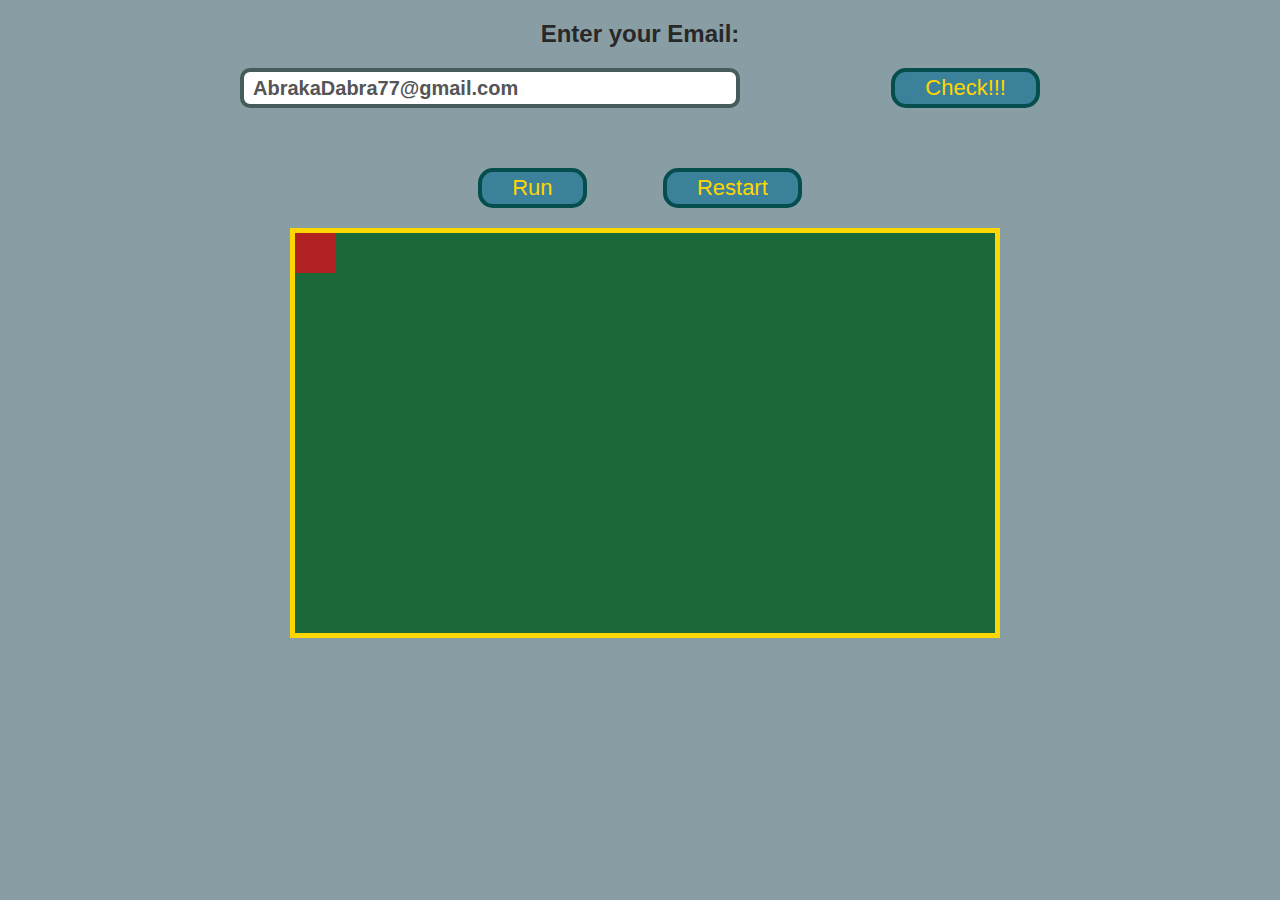
<file: DZ1_Kairat_20-01/index.html>
<!DOCTYPE html>
<html lang="en">
<head>
	<meta charset="UTF-8">
	<meta http-equiv="X-UA-Compatible" content="IE=edge">
	<meta name="viewport" content="width=device-width, initial-scale=1.0">
	<title>Document</title>
	<link rel="stylesheet" href="style.css">
</head>
<body>
	<div class="first">
		<div class="container">
			<label for="email">Enter your Email:</label>
			<div class="inputting">
				<input type="text" class="email" placeholder="AbrakaDabra77@gmail.com">
				<span class="krest"></span>
				<button class="chek">Check!!!</button>
			</div>
			<div class="answer">
				<span class="result"></span>
				<span class="emoji"></span>
			</div>
		</div>
	</div>
	<div class="second">
		<div class="actions">
			<button class="run">Run</button>
			<button class="restart">Restart</button>
		</div>
		<div class="big">
			<div class="small"></div>
		</div>
	</div>
</body>
<script src="app.js"></script>
</html>
</file>
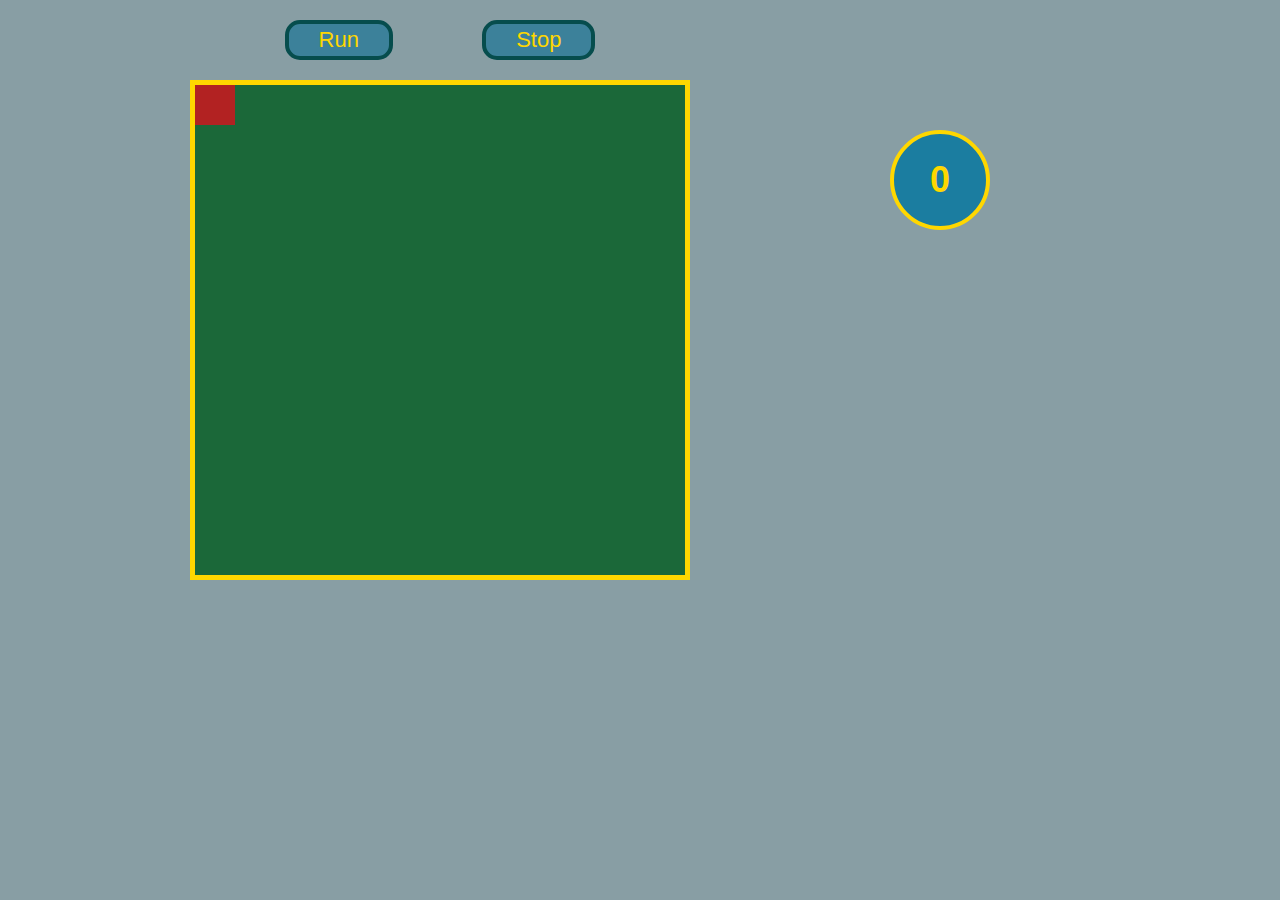
<file: DZ2_Kairat_20-01/index.html>
<!DOCTYPE html>
<html lang="en">
<head>
	<meta charset="UTF-8">
	<meta http-equiv="X-UA-Compatible" content="IE=edge">
	<meta name="viewport" content="width=device-width, initial-scale=1.0">
	<title>DZ № 2 Kairat</title>
	<link rel="stylesheet" href="style.css">
</head>
<body>
	<div class="block">
		<div class="kvadrat">
			<div class="actions">
				<button class="run">Run</button>
				<button class="stop">Stop</button>
			</div>
			<div class="big">
				<div class="small"></div>
			</div>
		</div>
		<div class="timer">
			<p class="time">0</p>
			<span class="rezult"></span>
		</div>
	</div>
</body>
<script src="app.js"></script>
</html>
</file>
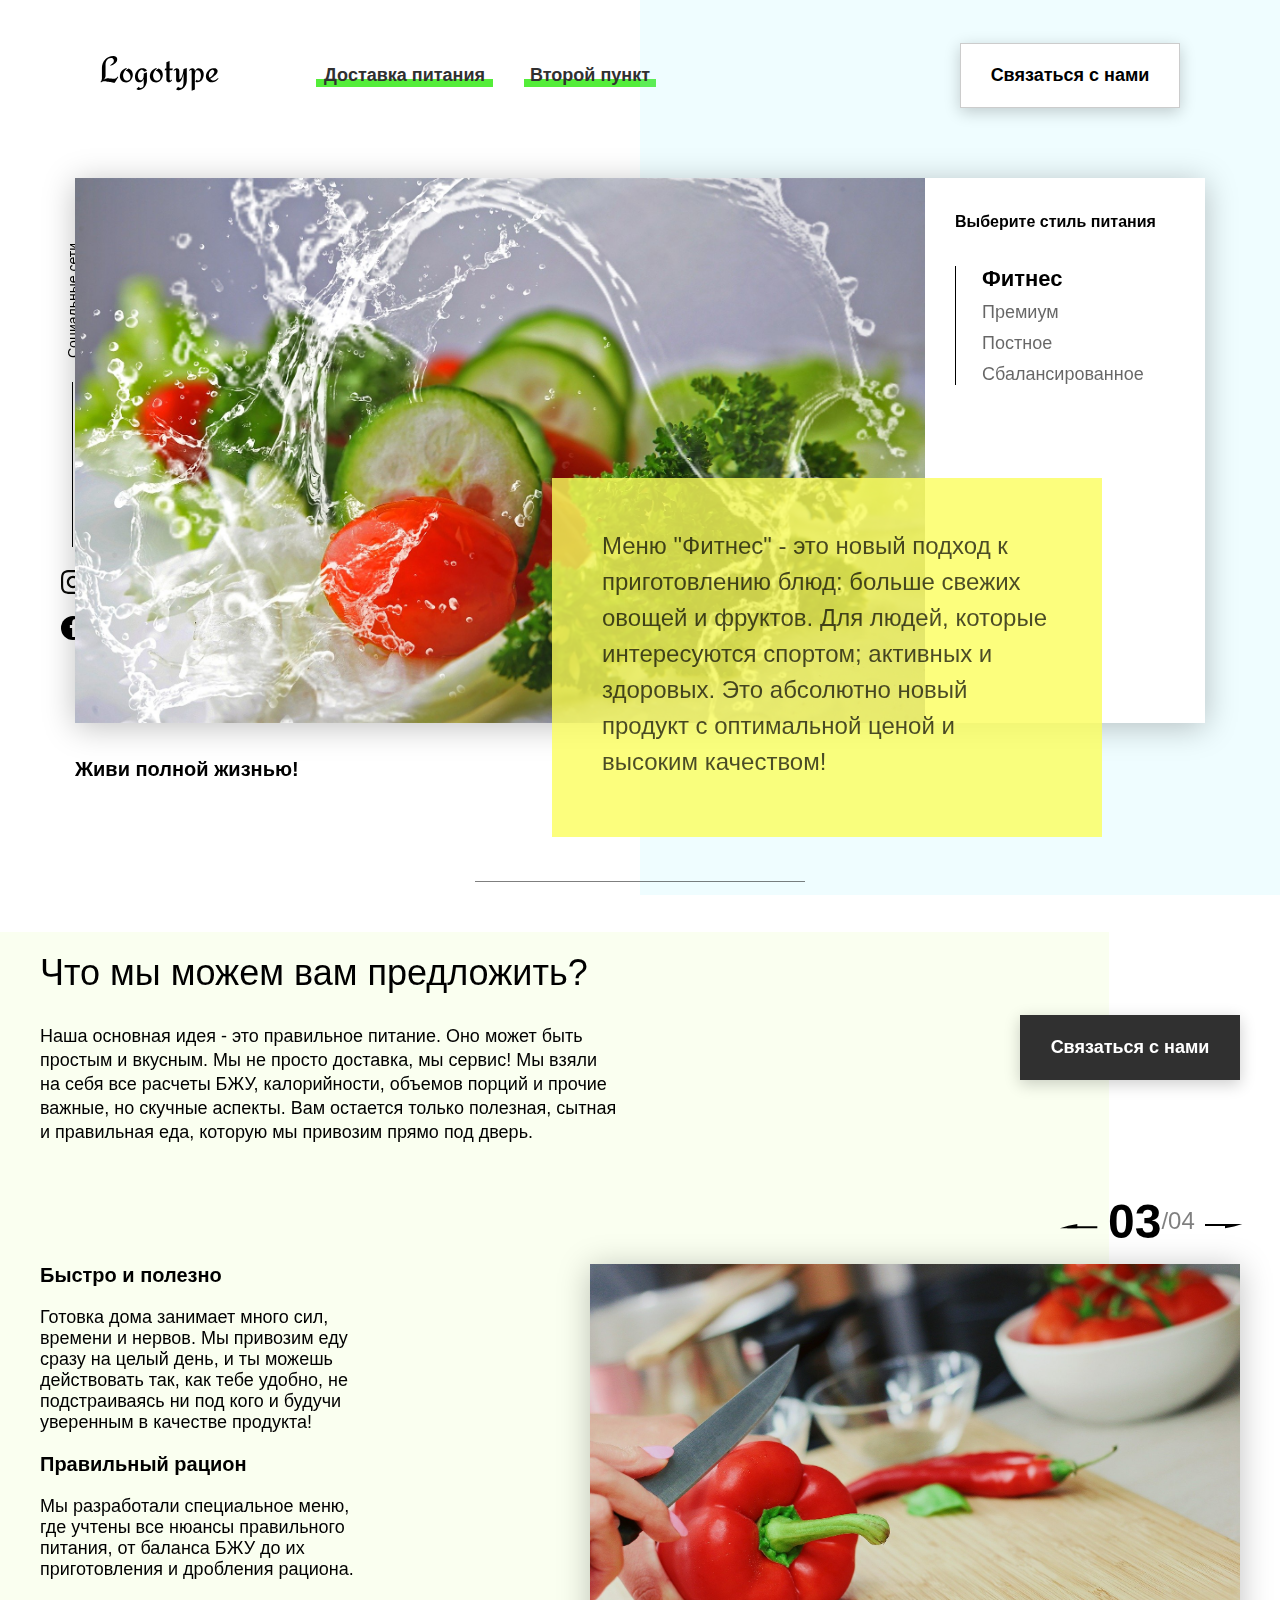
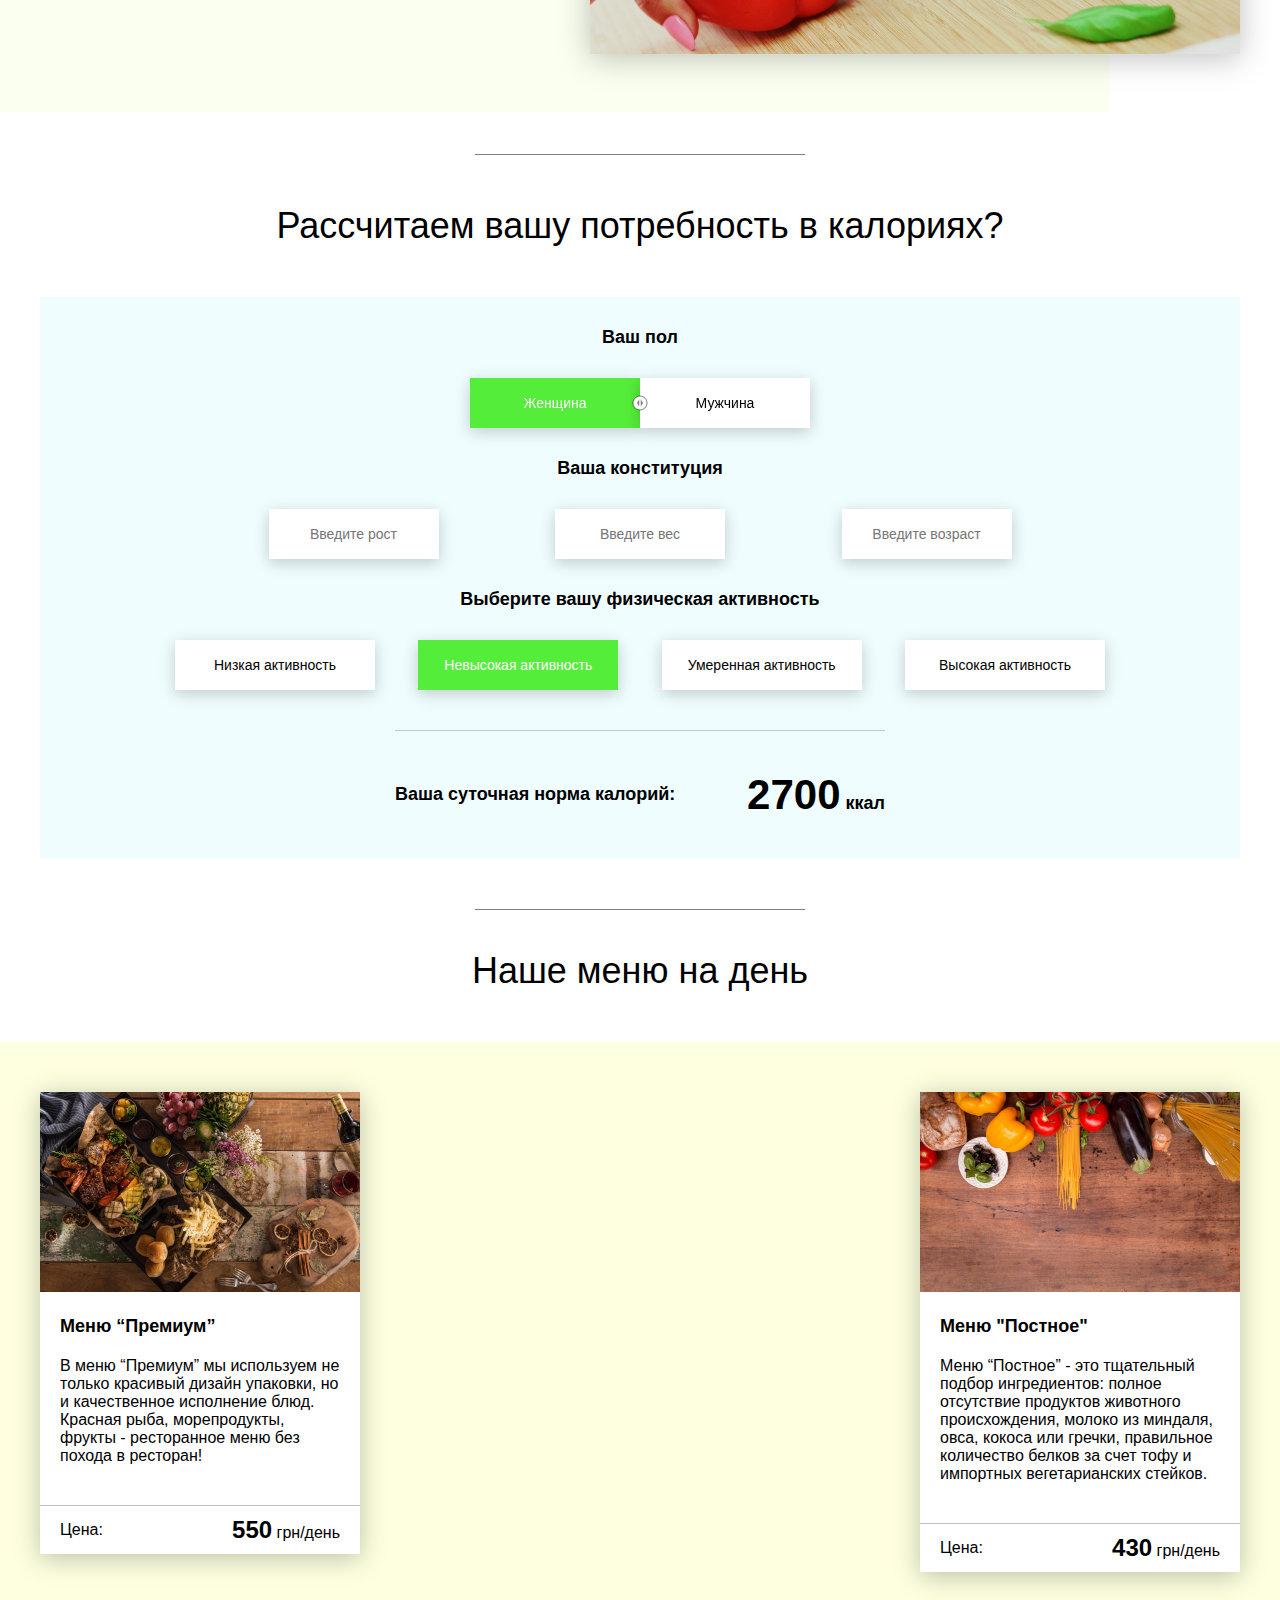
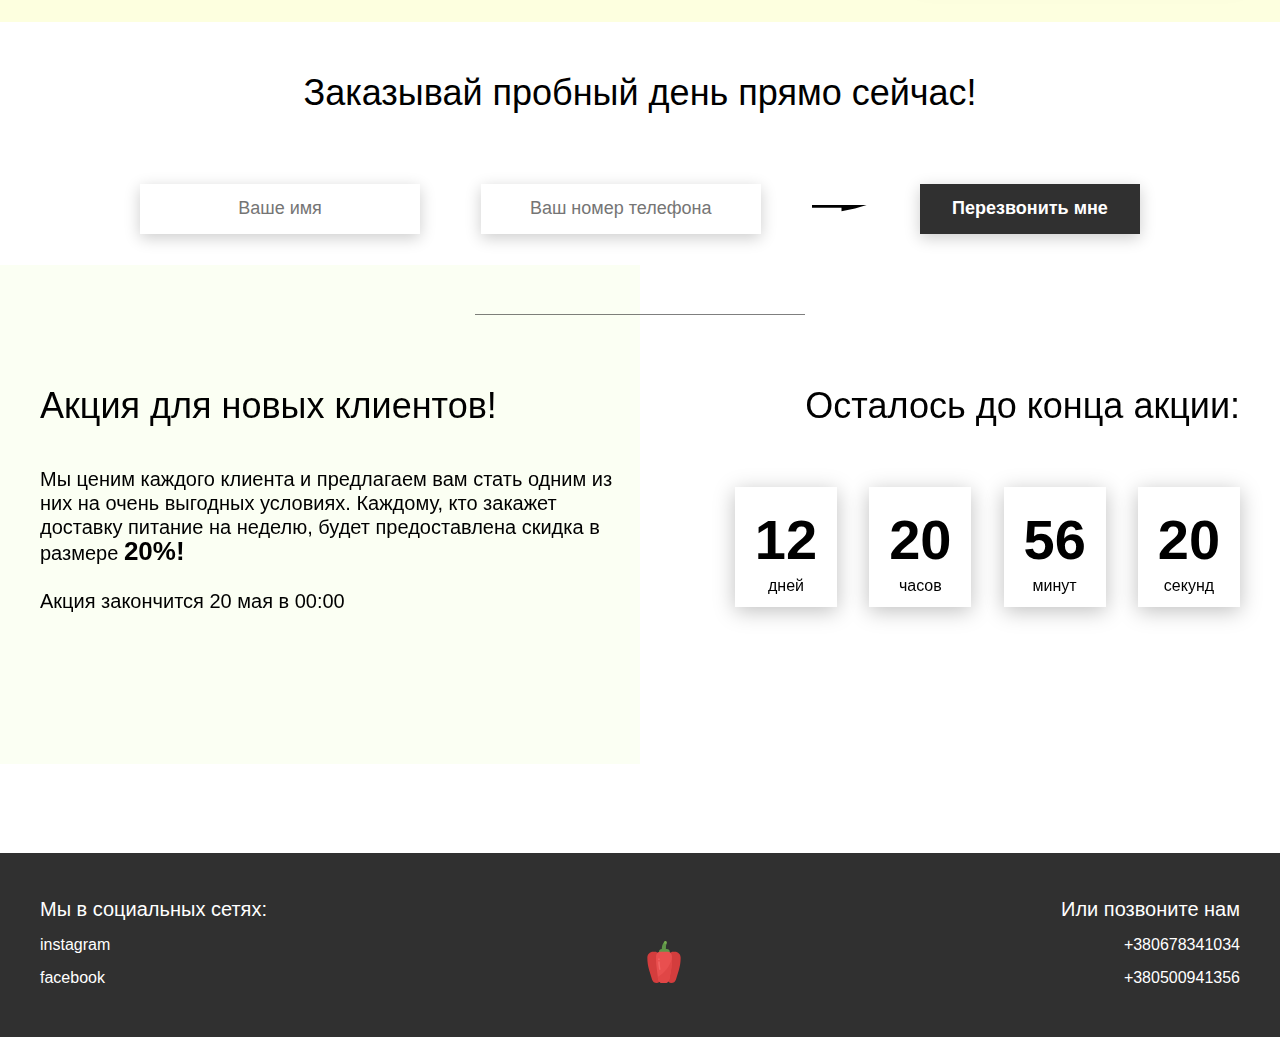
<file: DZ3_Kairat_20-01/index.html>
<!DOCTYPE html>
<html lang="en">
<head>
	<meta charset="UTF-8">
	<meta name="viewport" content="width=device-width, initial-scale=1.0">
	<title>Food</title>
	<link rel="stylesheet" href="css/style.css">
</head>
<body>
<header class="header">
	<div class="header__left-block">
		<div class="header__logo">
			<img src="icons/logo.svg" alt="Логотип">
		</div>
		<nav class="header__links">
			<a href="#" class="header__link">Доставка питания</a>
			<a href="#" class="header__link">Второй пункт</a>
		</nav>
	</div>
	<div class="header__right-block">
		<button data-modal class="btn btn_white">Связаться с нами</button>
	</div>
</header>
<div class="sidepanel">
	<div class="sidepanel__text"><span>Социальные сети</span></div>
	<div class="sidepanel__divider"></div>
	<a href="#" class="sidepanel__icon">
		<img src="icons/instagram.svg" alt="instagram">
	</a>
	<a href="#" class="sidepanel__icon">
		<img src="icons/facebook.svg" alt="facebook">
	</a>
</div>

<div class="preview">
	<div class="bgc_blue"></div>
	<div class="container">
		<div class="tabcontainer">
			<div class="tabcontent">
				<img src="img/tabs/vegy.jpg" alt="vegy">
				<div class="tabcontent__descr">
					Меню "Фитнес" - это новый подход к приготовлению блюд: больше свежих овощей и фруктов. Для людей,
					которые интересуются спортом; активных и здоровых. Это абсолютно новый продукт с оптимальной ценой и
					высоким качеством!
				</div>
			</div>
			<div class="tabcontent">
				<img src="img/tabs/elite.jpg" alt="elite">
				<div class="tabcontent__descr">
					Меню “Премиум” - мы используем не только красивый дизайн упаковки, но и качественное исполнение
					блюд. Красная рыба, морепродукты, фрукты - ресторанное меню без похода в ресторан!
				</div>
			</div>
			<div class="tabcontent">
				<img src="img/tabs/post.jpg" alt="post">
				<div class="tabcontent__descr">
					Наше специальное “Постное меню” - это тщательный подбор ингредиентов: полное отсутствие продуктов
					животного происхождения. Полная гармония с собой и природой в каждом элементе! Все будет Ом!
				</div>
			</div>
			<div class="tabcontent">
				<img src="img/tabs/hamburger.jpg" alt="vegy">
				<div class="tabcontent__descr">
					Меню "Сбалансированное" - это соответствие вашего рациона всем научным рекомендациям. Мы тщательно
					просчитываем вашу потребность в к/б/ж/у и создаем лучшие блюда для вас.
				</div>
			</div>
			<div class="tabheader">
				<h3>Выберите стиль питания</h3>
				<div class="tabheader__items">
					<div class="tabheader__item tabheader__item_active">Фитнес</div>
					<div class="tabheader__item">Премиум</div>
					<div class="tabheader__item">Постное</div>
					<div class="tabheader__item">Сбалансированное</div>
				</div>
			</div>
		</div>
		<div class="preview__life">Живи полной жизнью!</div>
	</div>
</div>

<div class="divider"></div>

<div class="offer">
	<div class="bgc_y"></div>
	<div class="container">
		<div class="offer__text">
			<h2 class="title">Что мы можем вам предложить?</h2>
			<div class="offer__descr">
				Наша основная идея - это правильное питание. Оно может быть простым и вкусным. Мы не просто доставка, мы
				сервис! Мы взяли на себя все расчеты БЖУ, калорийности, объемов порций и прочие важные, но скучные
				аспекты. Вам остается только полезная, сытная и правильная еда, которую мы привозим прямо под дверь.
			</div>
		</div>
		<div class="offer__action">
			<button data-modal class="btn btn_dark">Связаться с нами</button>
		</div>
	</div>
	<div class="container">
		<div class="offer__advantages">
			<h2>Быстро и полезно</h2>
			<div class="offer__advantages-text">
				Готовка дома занимает много сил, времени и нервов. Мы привозим еду сразу на целый день, и ты можешь
				действовать так, как тебе удобно, не подстраиваясь ни под кого и будучи уверенным в качестве продукта!
			</div>
			<h2>Правильный рацион</h2>
			<div class="offer__advantages-text">
				Мы разработали специальное меню, где учтены все нюансы правильного питания, от баланса БЖУ до их
				приготовления и дробления рациона.
			</div>
		</div>
		<div class="offer__slider">
			<div class="offer__slider-counter">
				<div class="offer__slider-prev">
					<img src="icons/left.svg" alt="prev">
				</div>
				<span id="current">03</span>
				/
				<span id="total">04</span>
				<div class="offer__slider-next">
					<img src="icons/right.svg" alt="next">
				</div>
			</div>
			<div class="offer__slider-wrapper">
				<div class="offer__slide">
					<img src="img/slider/pepper.jpg" alt="pepper">
				</div>
				<!-- <div class="offer__slide">
					<img src="img/slider/food-12.jpg" alt="food">
				</div>
				<div class="offer__slide">
					<img src="img/slider/olive-oil.jpg" alt="oil">
				</div>
				<div class="offer__slide">
					<img src="img/slider/paprika.jpg" alt="paprika">
				</div> -->
			</div>
		</div>
	</div>
</div>

<div class="divider"></div>

<div class="calculating">
	<div class="container">
		<h2 class="title">Рассчитаем вашу потребность в калориях?
		</h2>
		<div class="calculating__field">
			<div class="calculating__subtitle">
				Ваш пол
			</div>
			<div class="calculating__choose" id="gender">
				<div class="calculating__choose-item calculating__choose-item_active">Женщина</div>
				<div class="calculating__choose-item">Мужчина</div>
			</div>

			<div class="calculating__subtitle">
				Ваша конституция
			</div>
			<div class="calculating__choose calculating__choose_medium">
				<input type="text" id="height" placeholder="Введите рост" class="calculating__choose-item">
				<input type="text" id="weight" placeholder="Введите вес" class="calculating__choose-item">
				<input type="text" id="age" placeholder="Введите возраст" class="calculating__choose-item">
			</div>

			<div class="calculating__subtitle">
				Выберите вашу физическая активность
			</div>
			<div class="calculating__choose calculating__choose_big">
				<div id="low" class="calculating__choose-item">Низкая активность</div>
				<div id="small" class="calculating__choose-item calculating__choose-item_active">Невысокая активность
				</div>
				<div id="medium" class="calculating__choose-item">Умеренная активность</div>
				<div id="high" class="calculating__choose-item">Высокая активность</div>
			</div>

			<div class="calculating__divider"></div>

			<div class="calculating__total">
				<div class="calculating__subtitle">
					Ваша суточная норма калорий:
				</div>
				<div class="calculating__result">
					<span>2700</span> ккал
				</div>
			</div>
		</div>
	</div>
</div>

<div class="divider"></div>

<div class="menu">
	<h2 class="title">Наше меню на день</h2>

	<div class="menu__field">
		<div id="cardWrapper" class="container">
			<div class="menu__item">
				<img src="img/tabs/elite.jpg" alt="elite">
				<h3 class="menu__item-subtitle">Меню “Премиум”</h3>
				<div class="menu__item-descr">В меню “Премиум” мы используем не только красивый дизайн упаковки, но и
					качественное исполнение блюд. Красная рыба, морепродукты, фрукты - ресторанное меню без похода в
					ресторан!
				</div>
				<div class="menu__item-divider"></div>
				<div class="menu__item-price">
					<div class="menu__item-cost">Цена:</div>
					<div class="menu__item-total"><span>550</span> грн/день</div>
				</div>
			</div>
			<div class="menu__item">
				<img src="img/tabs/post.jpg" alt="post">
				<h3 class="menu__item-subtitle">Меню "Постное"</h3>
				<div class="menu__item-descr">Меню “Постное” - это тщательный подбор ингредиентов: полное отсутствие
					продуктов животного происхождения, молоко из миндаля, овса, кокоса или гречки, правильное количество
					белков за счет тофу и импортных вегетарианских стейков.
				</div>
				<div class="menu__item-divider"></div>
				<div class="menu__item-price">
					<div class="menu__item-cost">Цена:</div>
					<div class="menu__item-total"><span>430</span> грн/день</div>
				</div>
			</div>
		</div>
	</div>
</div>

<div class="order">
	<div class="container">
		<div class="title">Заказывай пробный день прямо сейчас!</div>
		<form action="#" class="order__form">
			<input required placeholder="Ваше имя" name="name" type="text" class="order__input">
			<input required placeholder="Ваш номер телефона" name="phone" type="phone" class="order__input">
			<img src="icons/right.svg" alt="right">
			<button class="btn btn_dark btn_min">Перезвонить мне</button>
		</form>
	</div>
</div>

<div class="divider"></div>

<div class="promotion">
	<div class="bgc_y"></div>
	<div class="container">
		<div class="promotion__text">
			<div class="title">Акция для новых клиентов!</div>
			<div class="promotion__descr">
				Мы ценим каждого клиента и предлагаем вам стать одним из них на очень выгодных условиях.
				Каждому, кто закажет доставку питание на неделю, будет предоставлена скидка в размере <span>20%!</span>
				<br><br>
				Акция закончится 20 мая в 00:00
			</div>
		</div>
		<div class="promotion__timer">
			<div class="title">Осталось до конца акции:</div>
			<div class="timer">
				<div class="timer__block">
					<span id="days">12</span>
					дней
				</div>
				<div class="timer__block">
					<span id="hours">20</span>
					часов
				</div>
				<div class="timer__block">
					<span id="minutes">56</span>
					минут
				</div>
				<div class="timer__block">
					<span id="seconds">20</span>
					секунд
				</div>
			</div>
		</div>
	</div>
</div>

<footer class="footer">
	<div class="container">
		<div class="social">
			<div class="subtitle">Мы в социальных сетях:</div>
			<a href="#" class="link">instagram</a>
			<a href="#" class="link">facebook</a>
		</div>
		<div class="pepper">
			<img src="icons/veg.svg" alt="pepper">
		</div>
		<div class="call">
			<div class="subtitle">Или позвоните нам</div>
			<a href="#" class="link">+380678341034</a>
			<a href="#" class="link">+380500941356</a>
		</div>
	</div>
</footer>

<div class="modal">
	<div class="modal__dialog">
		<div class="modal__content">
			<form action="#">
				<div class="modal__close">&times;</div>
				<div class="modal__title">Мы свяжемся с вами как можно быстрее!</div>
				<input required placeholder="Ваше имя" name="name" type="text" class="modal__input">
				<input required placeholder="Ваш номер телефона" name="phone" type="phone" class="modal__input">
				<button class="btn btn_dark btn_min">Перезвонить мне</button>
			</form>
		</div>
	</div>
</div>
<script src="js/main.js"></script>
</body>
</html>
</file>
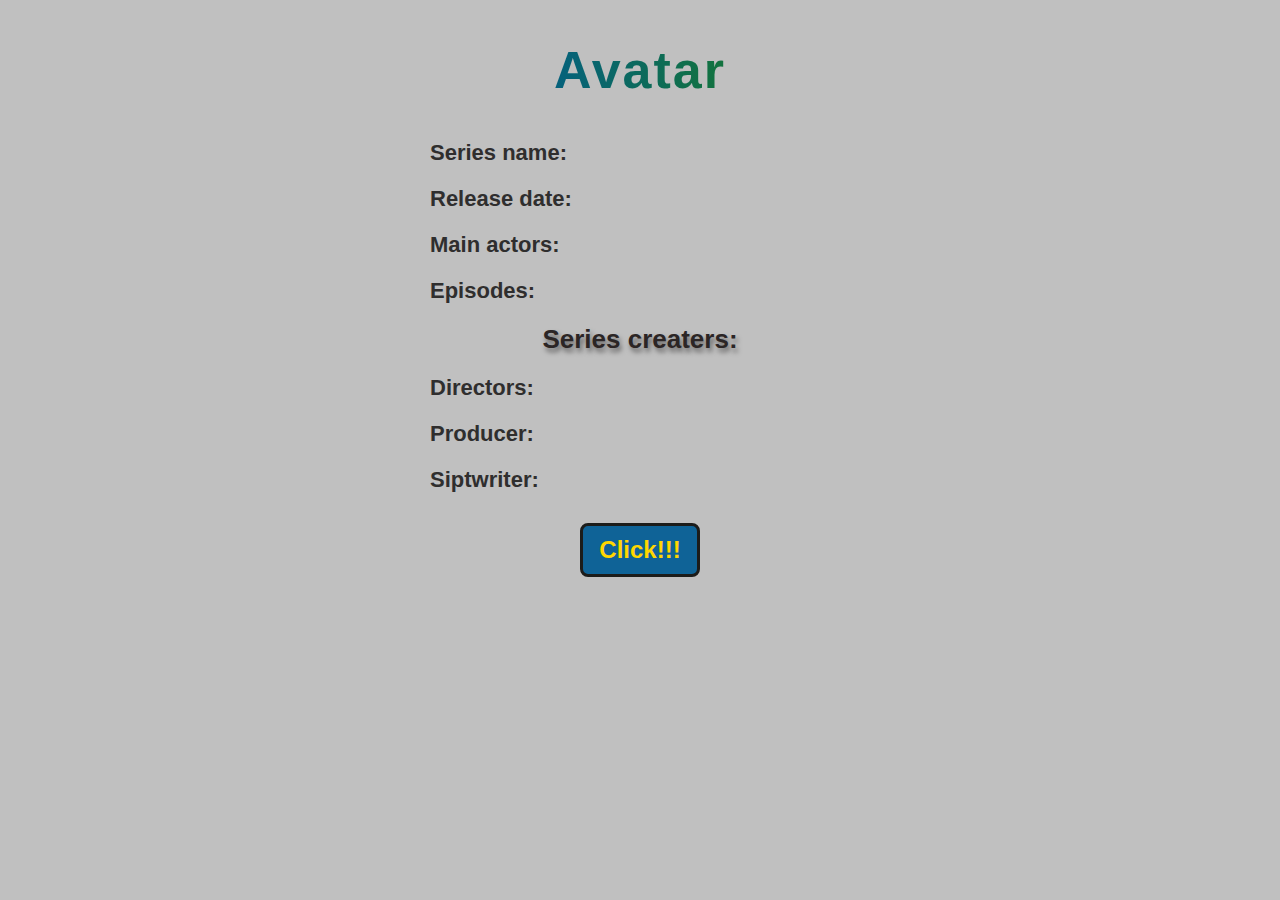
<file: DZ4_Kairat_20-01/index.html>
<!DOCTYPE html>
<html lang="en">
<head>
    <meta charset="UTF-8">
    <meta http-equiv="X-UA-Compatible" content="IE=edge">
    <meta name="viewport" content="width=device-width, initial-scale=1.0">
    <title>DZ № 4 Kairat</title>
    <link rel="stylesheet" href="style.css">
</head>
<body>
    <div class="wrapper">
        <h2>Avatar</h2>
        <p>Series name: <span class="name"></span></p>
        <p>Release date: <span class="date"></span></p>
        <p>Main actors: <span class="actors"></span></p>
        <p>Episodes: <span class="episodes"></span></p>
        <p class="center">Series creaters:</p>
        <p>Directors: <span class="director"></span></p>
        <p>Producer: <span class="producer"></span></p>
        <p>Siptwriter: <span class="writer"></span></p>
        <button>Click!!!</button>
    </div>
</body>
<script src="main.js"></script>
</html>
</file>
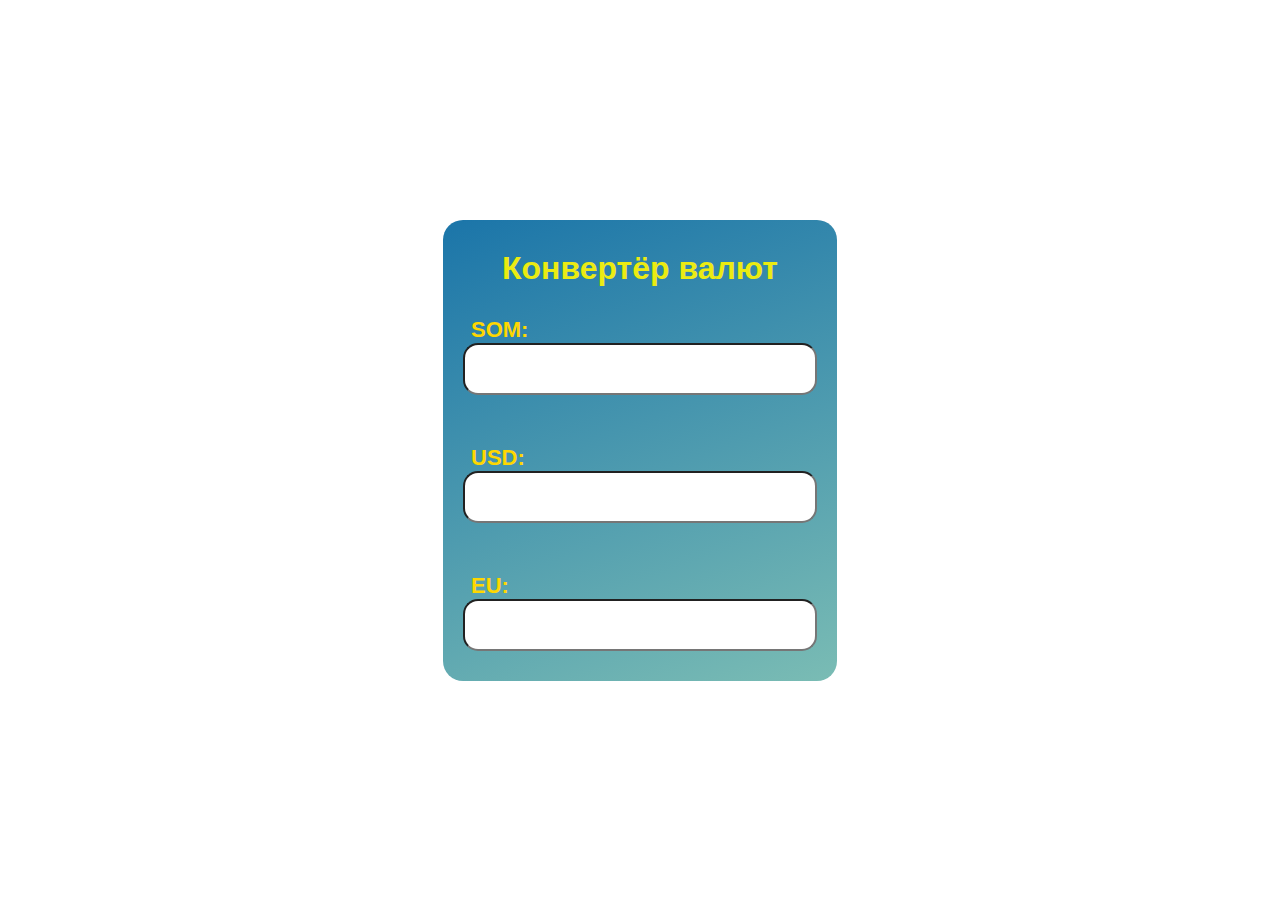
<file: DZ5_Kairat_20-01/index.html>
<!DOCTYPE html>
<html lang="en">
<head>
    <meta charset="UTF-8">
    <meta http-equiv="X-UA-Compatible" content="IE=edge">
    <meta name="viewport" content="width=device-width, initial-scale=1.0">
    <title>DZ № 5 Kairat</title>
    <link rel="stylesheet" href="style.css">
</head>
<body>
    <div class="wrapper">
        <h1>Конвертёр валют</h1>
        <div class="som">
            <label for="som">SOM:</label>
            <input type="number" id="som">
        </div>
        <div class="usd">
            <label for="usd">USD:</label>
            <input type="number" id="usd">
        </div>
        <div class="eu">
            <label for="usd">EU:</label>
            <input type="number" id="eu">
        </div>
    </div>
</body>
<script src="app.js"></script>
</html>
</file>
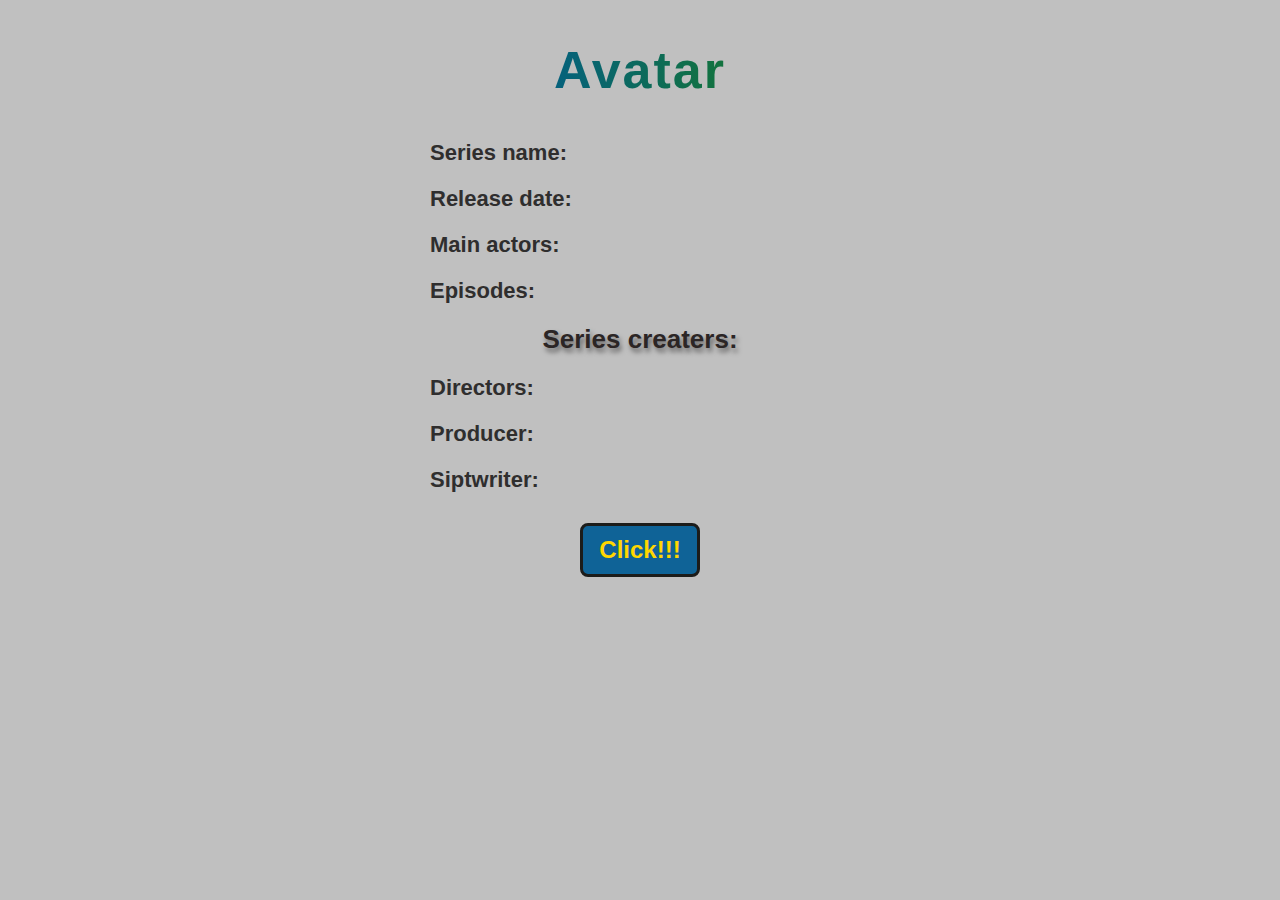
<file: DZ6(1)_Kairat_20-01/index.html>
<!DOCTYPE html>
<html lang="en">
<head>
    <meta charset="UTF-8">
    <meta http-equiv="X-UA-Compatible" content="IE=edge">
    <meta name="viewport" content="width=device-width, initial-scale=1.0">
    <title>DZ № 6 (часть 1) Kairat</title>
    <link rel="stylesheet" href="style.css">
</head>
<body>
    <div class="wrapper">
        <h2>Avatar</h2>
        <p>Series name: <span class="name"></span></p>
        <p>Release date: <span class="date"></span></p>
        <p>Main actors: <span class="actors"></span></p>
        <p>Episodes: <span class="episodes"></span></p>
        <p class="center">Series creaters:</p>
        <p>Directors: <span class="director"></span></p>
        <p>Producer: <span class="producer"></span></p>
        <p>Siptwriter: <span class="writer"></span></p>
        <button>Click!!!</button>
    </div>
</body>
<script src="main.js"></script>
</html>
</file>
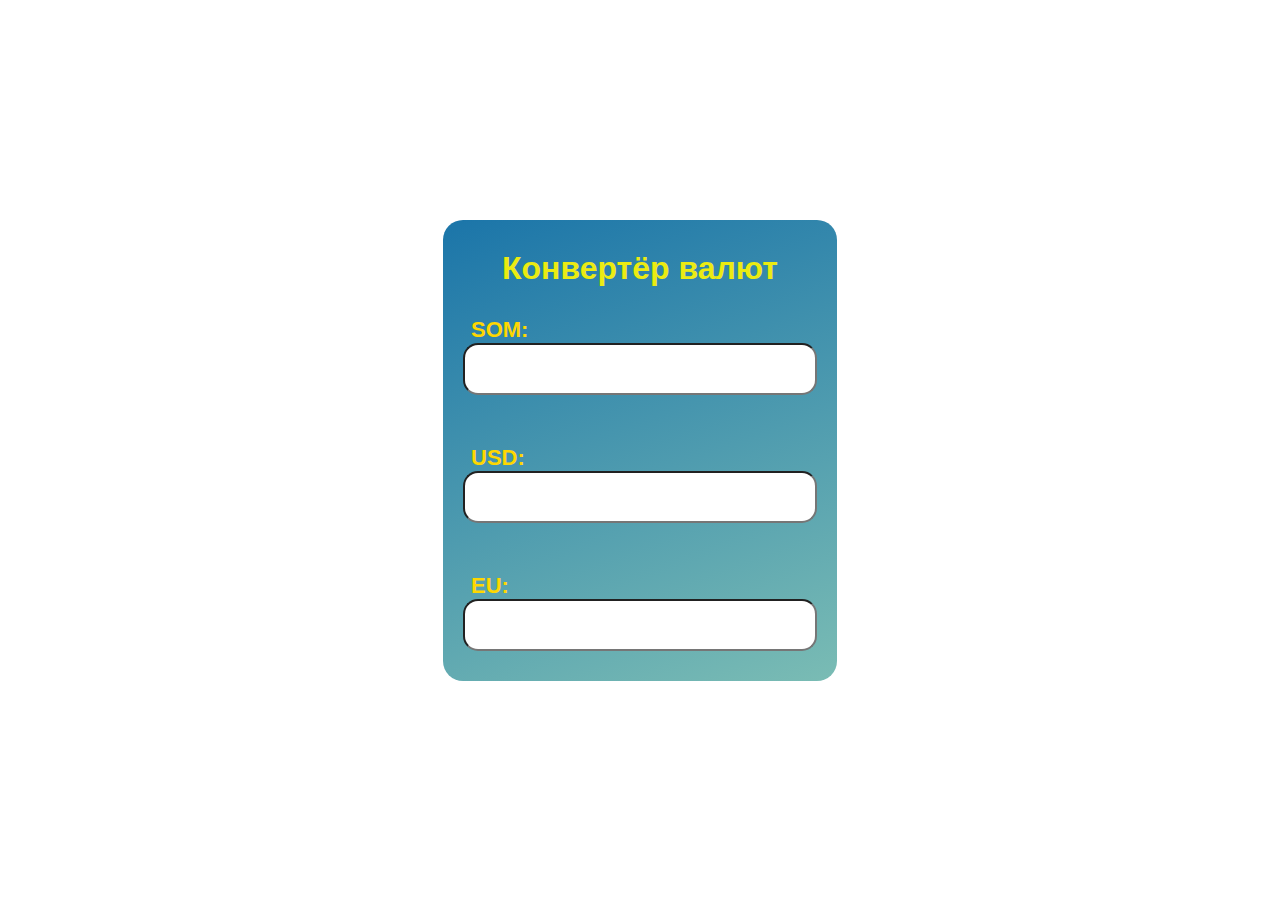
<file: DZ6(2)_Kairat_20-01/index.html>
<!DOCTYPE html>
<html lang="en">
<head>
    <meta charset="UTF-8">
    <meta http-equiv="X-UA-Compatible" content="IE=edge">
    <meta name="viewport" content="width=device-width, initial-scale=1.0">
    <title>DZ № 6 (Часть 2) Kairat</title>
    <link rel="stylesheet" href="style.css">
</head>
<body>
    <div class="wrapper">
        <h1>Конвертёр валют</h1>
        <div class="som">
            <label for="som">SOM:</label>
            <input type="number" id="som">
        </div>
        <div class="usd">
            <label for="usd">USD:</label>
            <input type="number" id="usd">
        </div>
        <div class="eu">
            <label for="usd">EU:</label>
            <input type="number" id="eu">
        </div>
    </div>
</body>
<script src="app.js"></script>
</html>
</file>
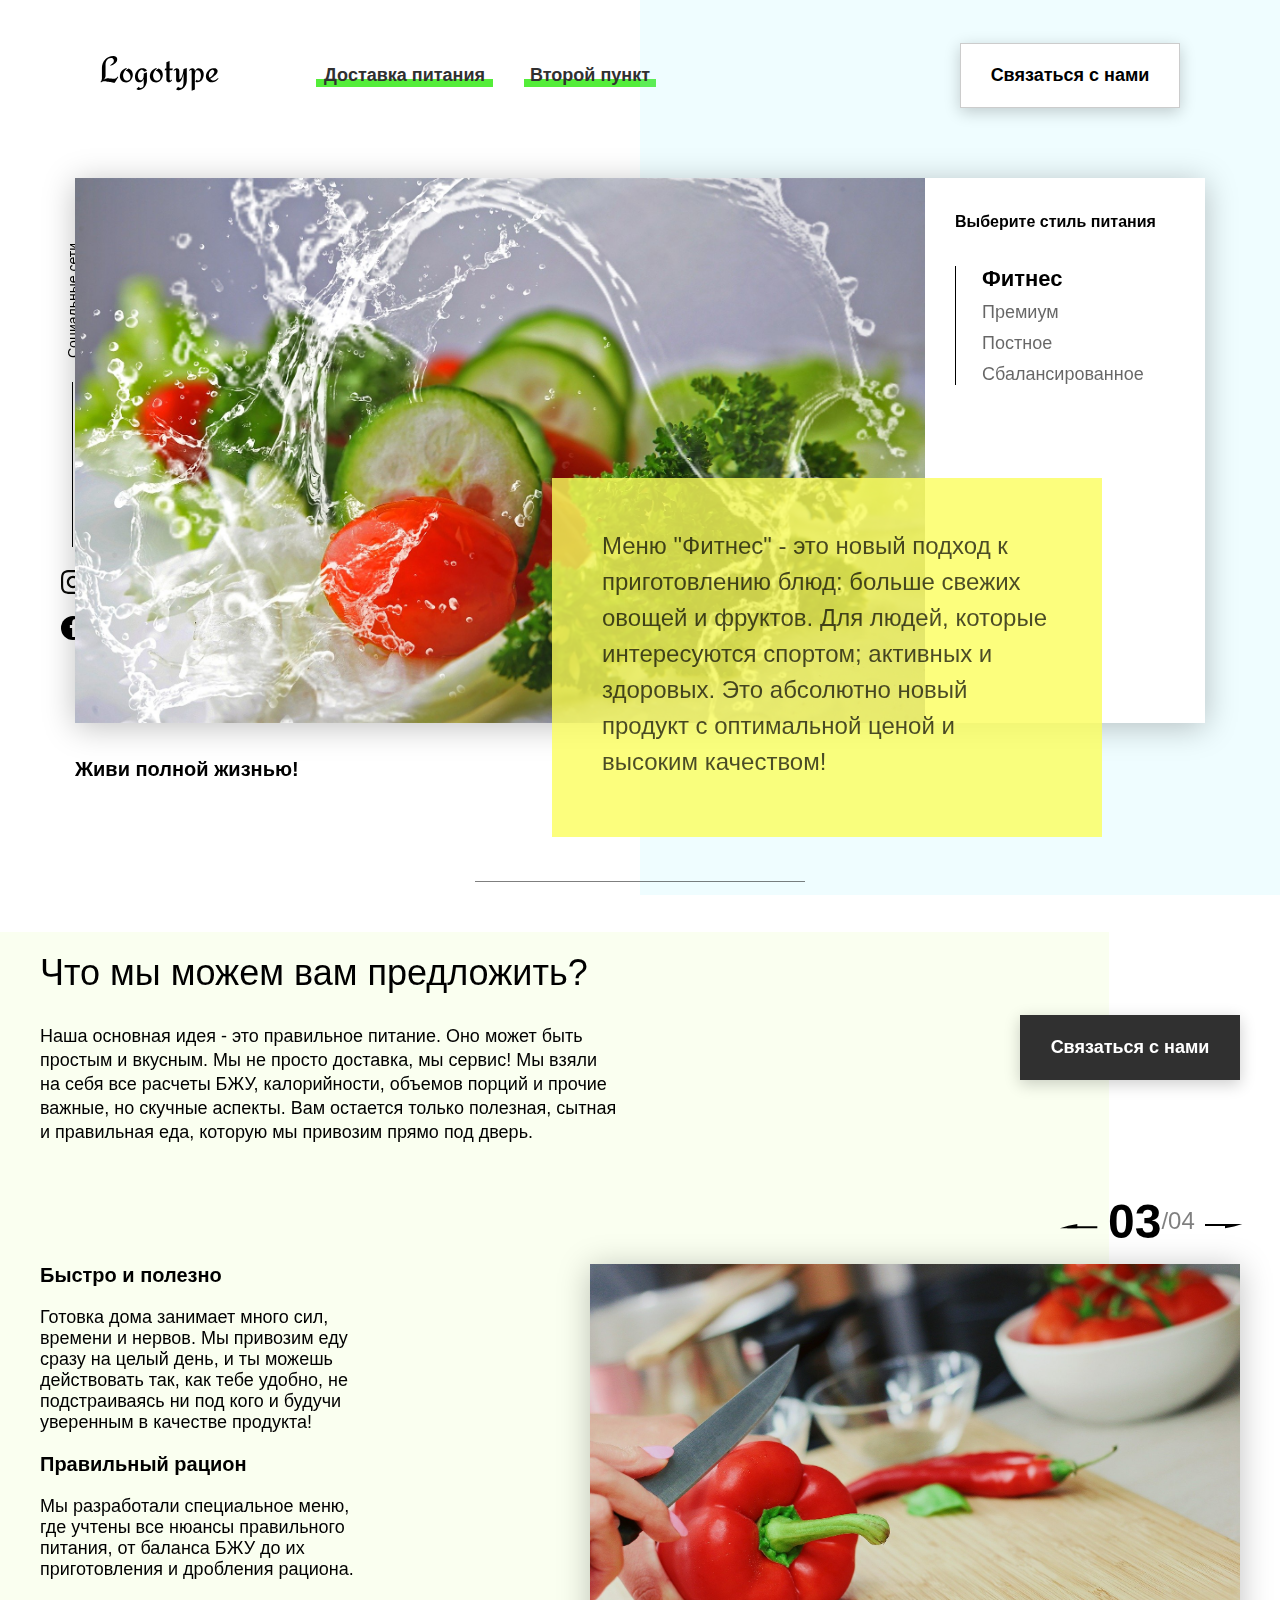
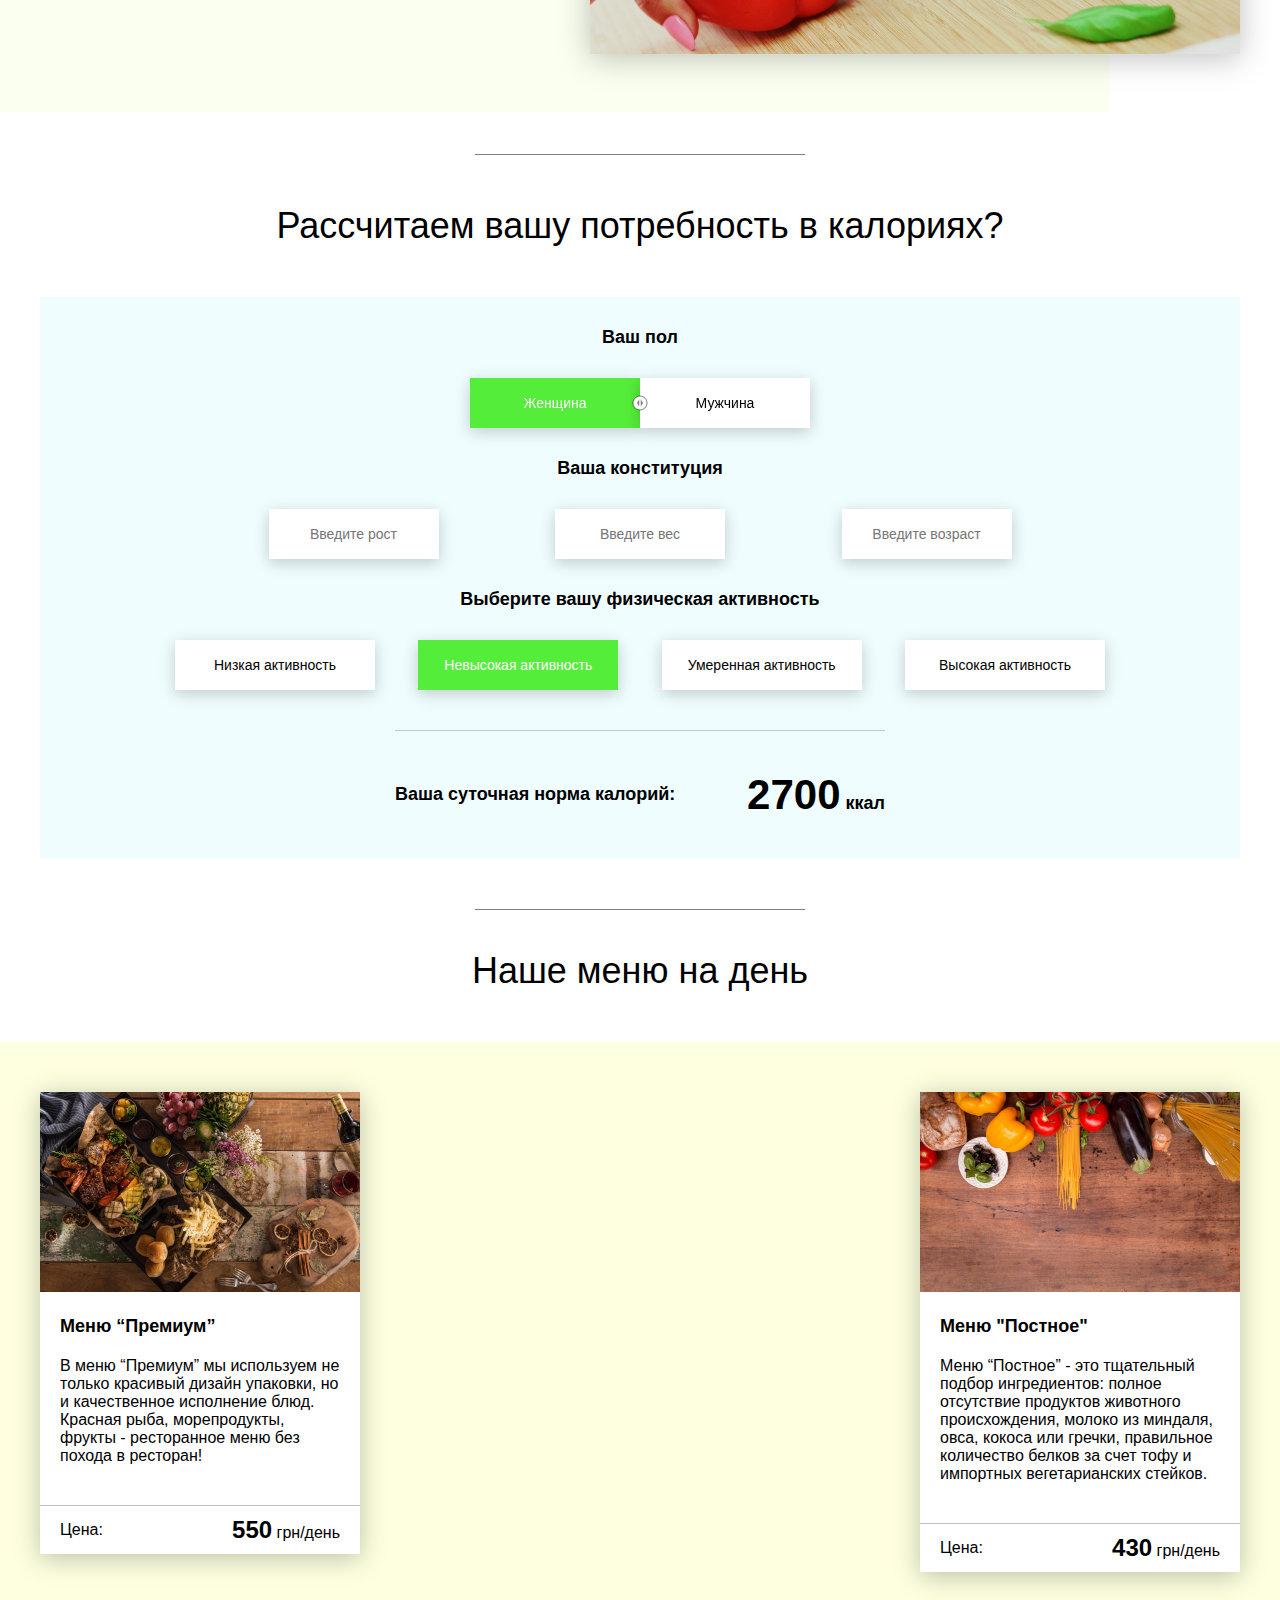
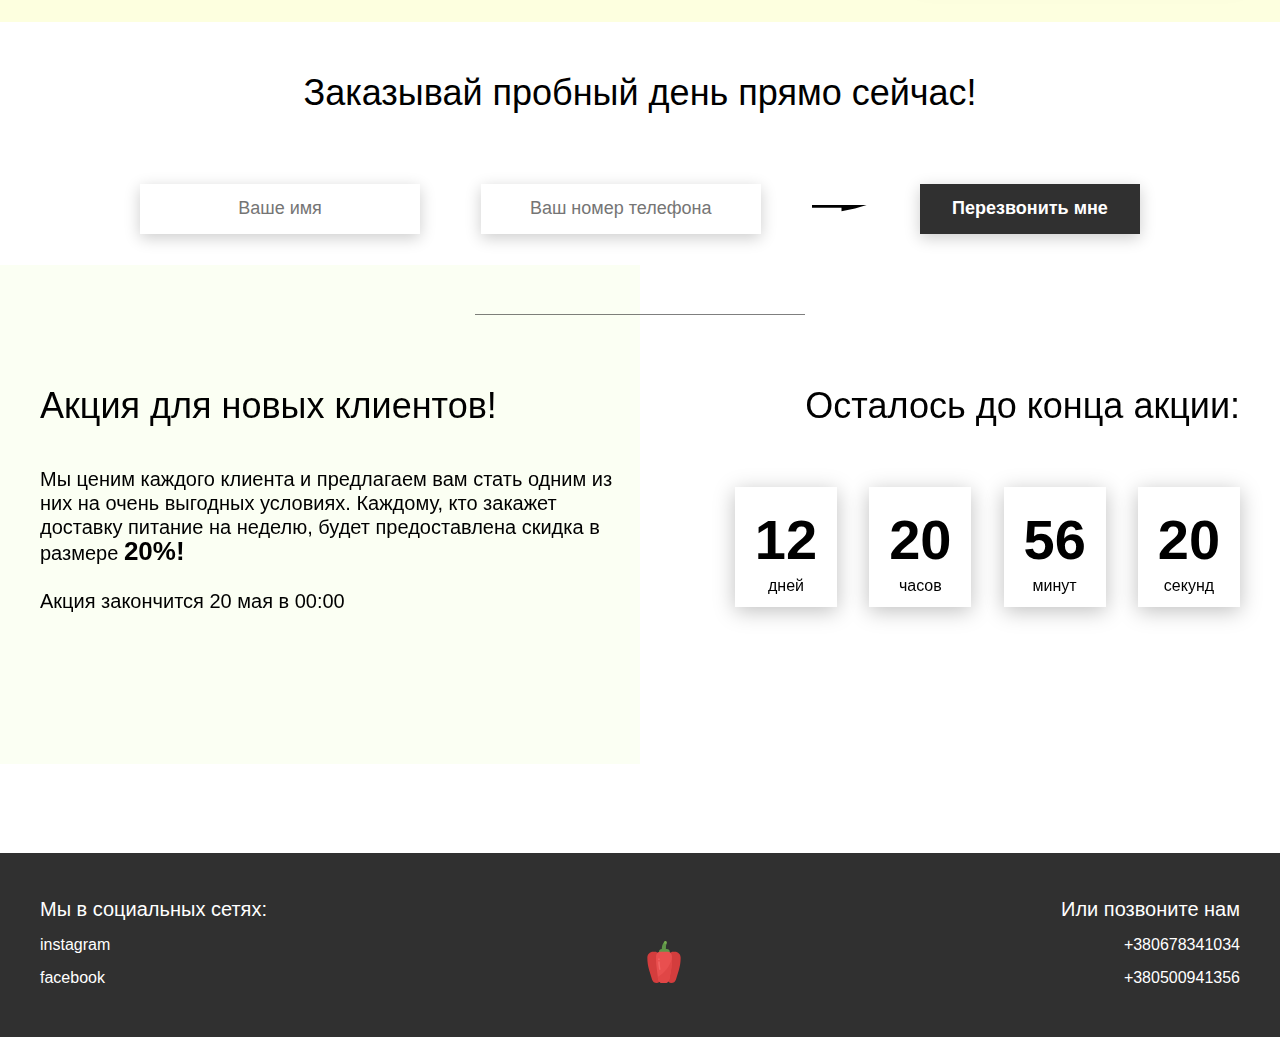
<file: Food/index.html>
<!DOCTYPE html>
<html lang="en">
<head>
	<meta charset="UTF-8">
	<meta name="viewport" content="width=device-width, initial-scale=1.0">
	<title>Food</title>
	<link rel="stylesheet" href="css/style.css">
</head>
<body>
<header class="header">
	<div class="header__left-block">
		<div class="header__logo">
			<img src="icons/logo.svg" alt="Логотип">
		</div>
		<nav class="header__links">
			<a href="#" class="header__link">Доставка питания</a>
			<a href="#" class="header__link">Второй пункт</a>
		</nav>
	</div>
	<div class="header__right-block">
		<button data-modal class="btn btn_white">Связаться с нами</button>
	</div>
</header>
<div class="sidepanel">
	<div class="sidepanel__text"><span>Социальные сети</span></div>
	<div class="sidepanel__divider"></div>
	<a href="#" class="sidepanel__icon">
		<img src="icons/instagram.svg" alt="instagram">
	</a>
	<a href="#" class="sidepanel__icon">
		<img src="icons/facebook.svg" alt="facebook">
	</a>
</div>

<div class="preview">
	<div class="bgc_blue"></div>
	<div class="container">
		<div class="tabcontainer">
			<div class="tabcontent">
				<img src="img/tabs/vegy.jpg" alt="vegy">
				<div class="tabcontent__descr">
					Меню "Фитнес" - это новый подход к приготовлению блюд: больше свежих овощей и фруктов. Для людей,
					которые интересуются спортом; активных и здоровых. Это абсолютно новый продукт с оптимальной ценой и
					высоким качеством!
				</div>
			</div>
			<div class="tabcontent">
				<img src="img/tabs/elite.jpg" alt="elite">
				<div class="tabcontent__descr">
					Меню “Премиум” - мы используем не только красивый дизайн упаковки, но и качественное исполнение
					блюд. Красная рыба, морепродукты, фрукты - ресторанное меню без похода в ресторан!
				</div>
			</div>
			<div class="tabcontent">
				<img src="img/tabs/post.jpg" alt="post">
				<div class="tabcontent__descr">
					Наше специальное “Постное меню” - это тщательный подбор ингредиентов: полное отсутствие продуктов
					животного происхождения. Полная гармония с собой и природой в каждом элементе! Все будет Ом!
				</div>
			</div>
			<div class="tabcontent">
				<img src="img/tabs/hamburger.jpg" alt="vegy">
				<div class="tabcontent__descr">
					Меню "Сбалансированное" - это соответствие вашего рациона всем научным рекомендациям. Мы тщательно
					просчитываем вашу потребность в к/б/ж/у и создаем лучшие блюда для вас.
				</div>
			</div>
			<div class="tabheader">
				<h3>Выберите стиль питания</h3>
				<div class="tabheader__items">
					<div class="tabheader__item tabheader__item_active">Фитнес</div>
					<div class="tabheader__item">Премиум</div>
					<div class="tabheader__item">Постное</div>
					<div class="tabheader__item">Сбалансированное</div>
				</div>
			</div>
		</div>
		<div class="preview__life">Живи полной жизнью!</div>
	</div>
</div>

<div class="divider"></div>

<div class="offer">
	<div class="bgc_y"></div>
	<div class="container">
		<div class="offer__text">
			<h2 class="title">Что мы можем вам предложить?</h2>
			<div class="offer__descr">
				Наша основная идея - это правильное питание. Оно может быть простым и вкусным. Мы не просто доставка, мы
				сервис! Мы взяли на себя все расчеты БЖУ, калорийности, объемов порций и прочие важные, но скучные
				аспекты. Вам остается только полезная, сытная и правильная еда, которую мы привозим прямо под дверь.
			</div>
		</div>
		<div class="offer__action">
			<button data-modal class="btn btn_dark">Связаться с нами</button>
		</div>
	</div>
	<div class="container">
		<div class="offer__advantages">
			<h2>Быстро и полезно</h2>
			<div class="offer__advantages-text">
				Готовка дома занимает много сил, времени и нервов. Мы привозим еду сразу на целый день, и ты можешь
				действовать так, как тебе удобно, не подстраиваясь ни под кого и будучи уверенным в качестве продукта!
			</div>
			<h2>Правильный рацион</h2>
			<div class="offer__advantages-text">
				Мы разработали специальное меню, где учтены все нюансы правильного питания, от баланса БЖУ до их
				приготовления и дробления рациона.
			</div>
		</div>
		<div class="offer__slider">
			<div class="offer__slider-counter">
				<div class="offer__slider-prev">
					<img src="icons/left.svg" alt="prev">
				</div>
				<span id="current">03</span>
				/
				<span id="total">04</span>
				<div class="offer__slider-next">
					<img src="icons/right.svg" alt="next">
				</div>
			</div>
			<div class="offer__slider-wrapper">
				<div class="offer__slide">
					<img src="img/slider/pepper.jpg" alt="pepper">
				</div>
				<!-- <div class="offer__slide">
					<img src="img/slider/food-12.jpg" alt="food">
				</div>
				<div class="offer__slide">
					<img src="img/slider/olive-oil.jpg" alt="oil">
				</div>
				<div class="offer__slide">
					<img src="img/slider/paprika.jpg" alt="paprika">
				</div> -->
			</div>
		</div>
	</div>
</div>

<div class="divider"></div>

<div class="calculating">
	<div class="container">
		<h2 class="title">Рассчитаем вашу потребность в калориях?
		</h2>
		<div class="calculating__field">
			<div class="calculating__subtitle">
				Ваш пол
			</div>
			<div class="calculating__choose" id="gender">
				<div class="calculating__choose-item calculating__choose-item_active">Женщина</div>
				<div class="calculating__choose-item">Мужчина</div>
			</div>

			<div class="calculating__subtitle">
				Ваша конституция
			</div>
			<div class="calculating__choose calculating__choose_medium">
				<input type="text" id="height" placeholder="Введите рост" class="calculating__choose-item">
				<input type="text" id="weight" placeholder="Введите вес" class="calculating__choose-item">
				<input type="text" id="age" placeholder="Введите возраст" class="calculating__choose-item">
			</div>

			<div class="calculating__subtitle">
				Выберите вашу физическая активность
			</div>
			<div class="calculating__choose calculating__choose_big">
				<div id="low" class="calculating__choose-item">Низкая активность</div>
				<div id="small" class="calculating__choose-item calculating__choose-item_active">Невысокая активность
				</div>
				<div id="medium" class="calculating__choose-item">Умеренная активность</div>
				<div id="high" class="calculating__choose-item">Высокая активность</div>
			</div>

			<div class="calculating__divider"></div>

			<div class="calculating__total">
				<div class="calculating__subtitle">
					Ваша суточная норма калорий:
				</div>
				<div class="calculating__result">
					<span>2700</span> ккал
				</div>
			</div>
		</div>
	</div>
</div>

<div class="divider"></div>

<div class="menu">
	<h2 class="title">Наше меню на день</h2>

	<div class="menu__field">
		<div id="cardWrapper" class="container">
			<div class="menu__item">
				<img src="img/tabs/elite.jpg" alt="elite">
				<h3 class="menu__item-subtitle">Меню “Премиум”</h3>
				<div class="menu__item-descr">В меню “Премиум” мы используем не только красивый дизайн упаковки, но и
					качественное исполнение блюд. Красная рыба, морепродукты, фрукты - ресторанное меню без похода в
					ресторан!
				</div>
				<div class="menu__item-divider"></div>
				<div class="menu__item-price">
					<div class="menu__item-cost">Цена:</div>
					<div class="menu__item-total"><span>550</span> грн/день</div>
				</div>
			</div>
			<div class="menu__item">
				<img src="img/tabs/post.jpg" alt="post">
				<h3 class="menu__item-subtitle">Меню "Постное"</h3>
				<div class="menu__item-descr">Меню “Постное” - это тщательный подбор ингредиентов: полное отсутствие
					продуктов животного происхождения, молоко из миндаля, овса, кокоса или гречки, правильное количество
					белков за счет тофу и импортных вегетарианских стейков.
				</div>
				<div class="menu__item-divider"></div>
				<div class="menu__item-price">
					<div class="menu__item-cost">Цена:</div>
					<div class="menu__item-total"><span>430</span> грн/день</div>
				</div>
			</div>
		</div>
	</div>
</div>

<div class="order">
	<div class="container">
		<div class="title">Заказывай пробный день прямо сейчас!</div>
		<form action="#" class="order__form">
			<input required placeholder="Ваше имя" name="name" type="text" class="order__input">
			<input required placeholder="Ваш номер телефона" name="phone" type="phone" class="order__input">
			<img src="icons/right.svg" alt="right">
			<button class="btn btn_dark btn_min">Перезвонить мне</button>
		</form>
	</div>
</div>

<div class="divider"></div>

<div class="promotion">
	<div class="bgc_y"></div>
	<div class="container">
		<div class="promotion__text">
			<div class="title">Акция для новых клиентов!</div>
			<div class="promotion__descr">
				Мы ценим каждого клиента и предлагаем вам стать одним из них на очень выгодных условиях.
				Каждому, кто закажет доставку питание на неделю, будет предоставлена скидка в размере <span>20%!</span>
				<br><br>
				Акция закончится 20 мая в 00:00
			</div>
		</div>
		<div class="promotion__timer">
			<div class="title">Осталось до конца акции:</div>
			<div class="timer">
				<div class="timer__block">
					<span id="days">12</span>
					дней
				</div>
				<div class="timer__block">
					<span id="hours">20</span>
					часов
				</div>
				<div class="timer__block">
					<span id="minutes">56</span>
					минут
				</div>
				<div class="timer__block">
					<span id="seconds">20</span>
					секунд
				</div>
			</div>
		</div>
	</div>
</div>

<footer class="footer">
	<div class="container">
		<div class="social">
			<div class="subtitle">Мы в социальных сетях:</div>
			<a href="#" class="link">instagram</a>
			<a href="#" class="link">facebook</a>
		</div>
		<div class="pepper">
			<img src="icons/veg.svg" alt="pepper">
		</div>
		<div class="call">
			<div class="subtitle">Или позвоните нам</div>
			<a href="#" class="link">+380678341034</a>
			<a href="#" class="link">+380500941356</a>
		</div>
	</div>
</footer>

<div class="modal">
	<div class="modal__dialog">
		<div class="modal__content">
			<form action="#">
				<div class="modal__close">&times;</div>
				<div class="modal__title">Мы свяжемся с вами как можно быстрее!</div>
				<input required placeholder="Ваше имя" name="name" type="text" id="input1" class="modal__input">
				<input required placeholder="Ваш номер телефона" name="phone" type="phone" id="input2" class="modal__input">
				<button class="btn btn_dark btn_min">Перезвонить мне</button>
			</form>
		</div>
	</div>
</div>
<script src="js/main.js"></script>
</body>
</html>
</file>
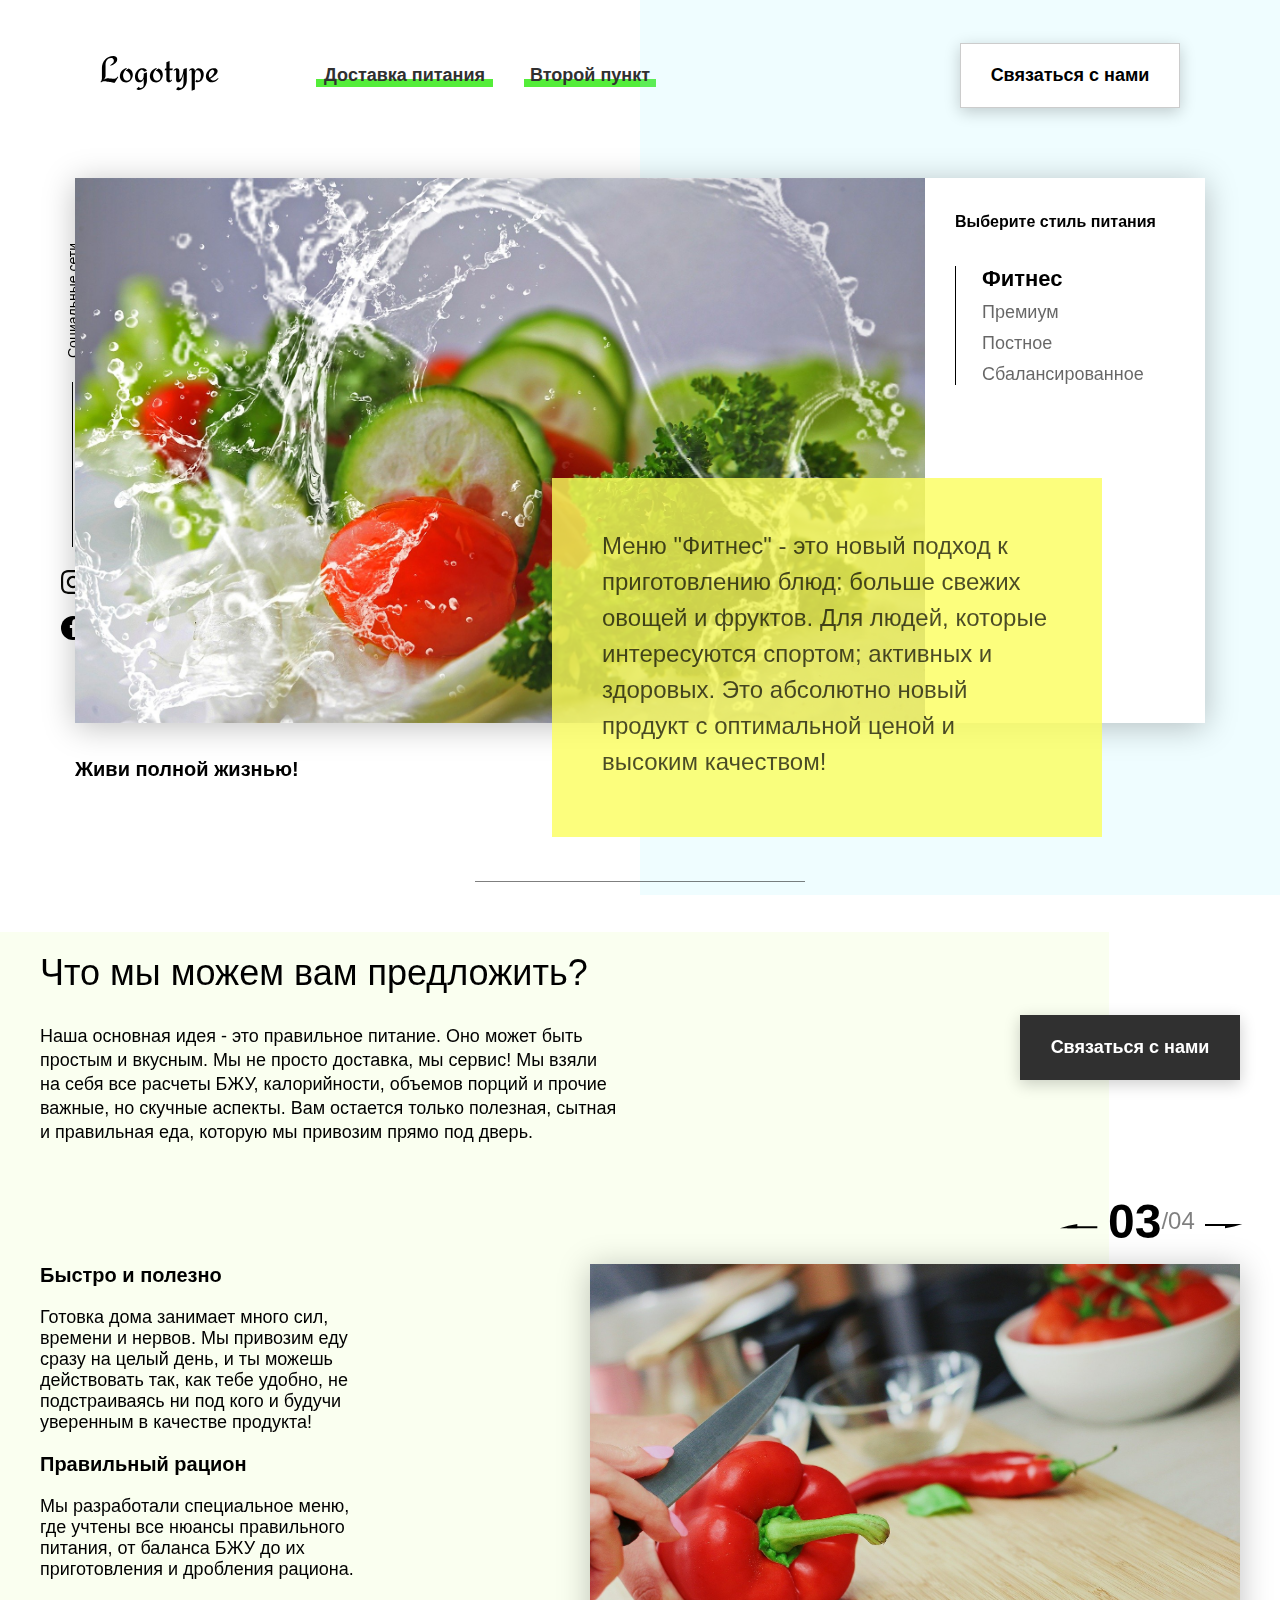
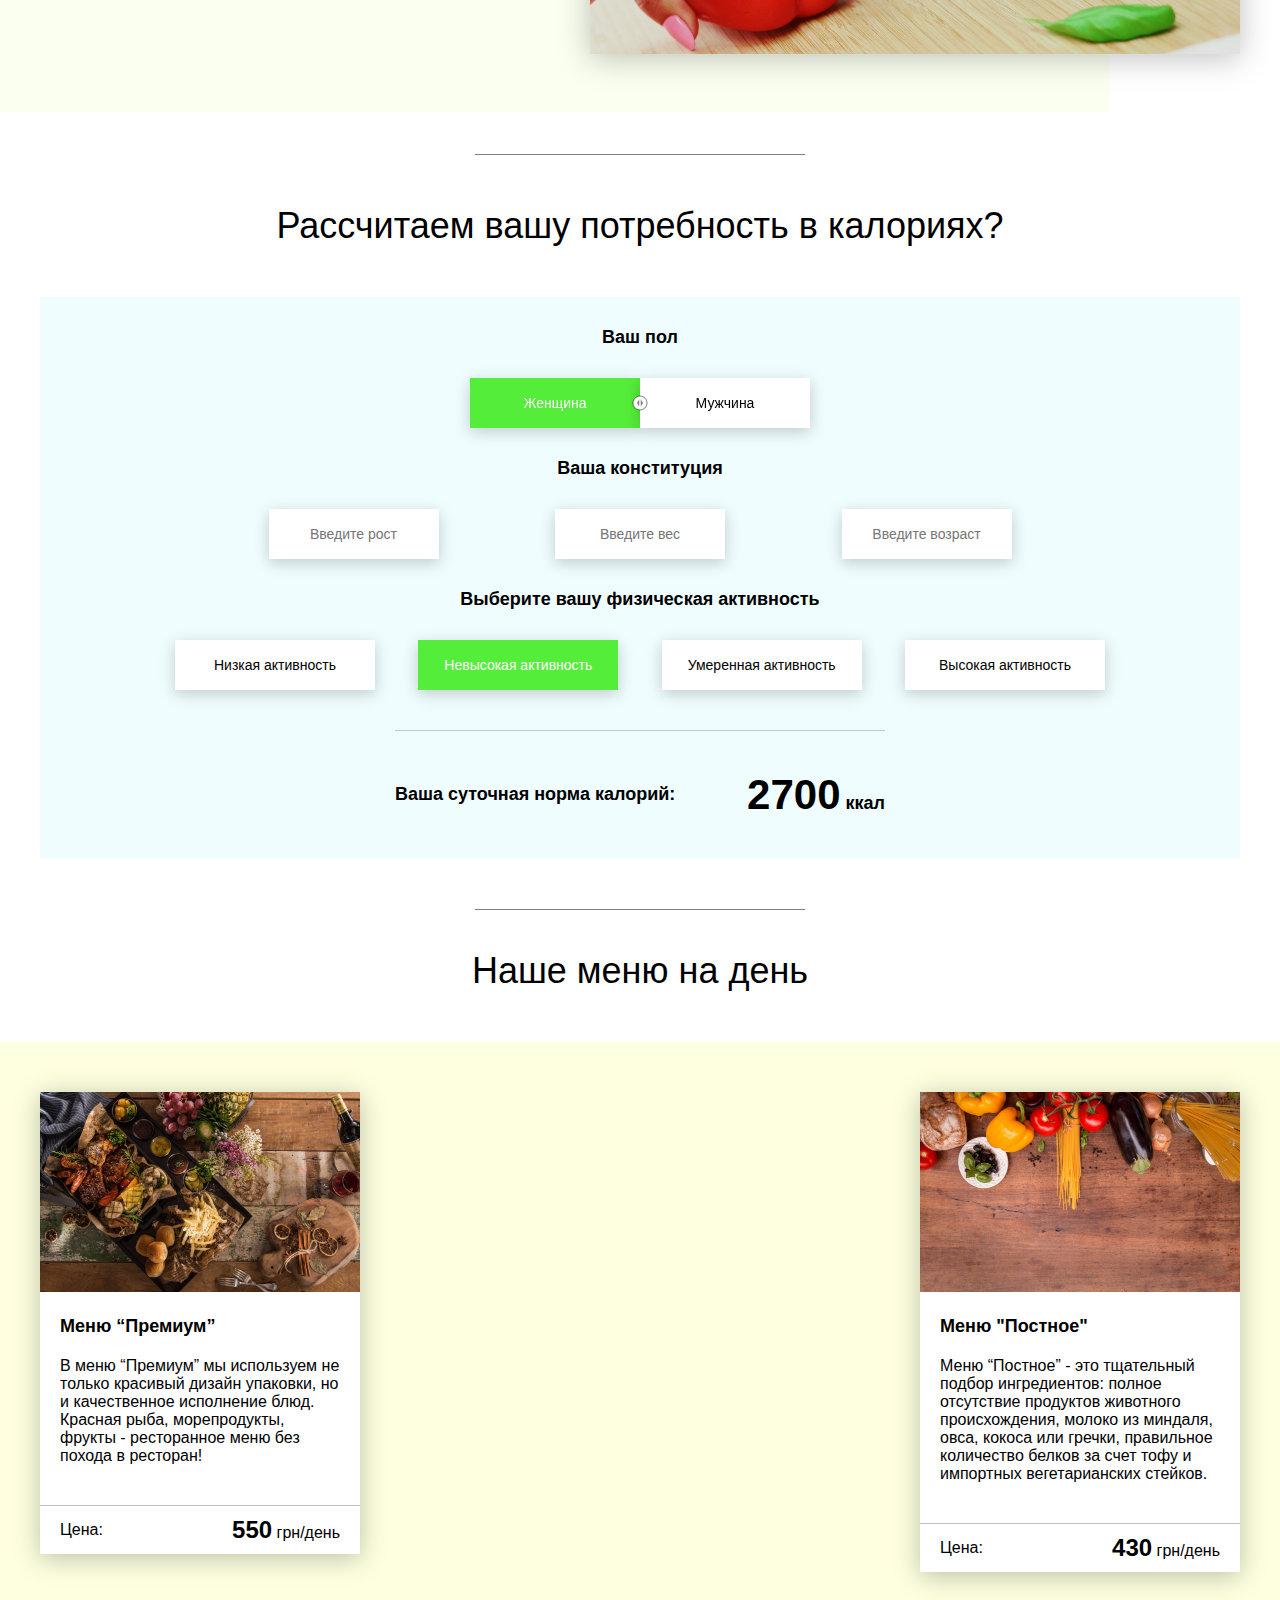
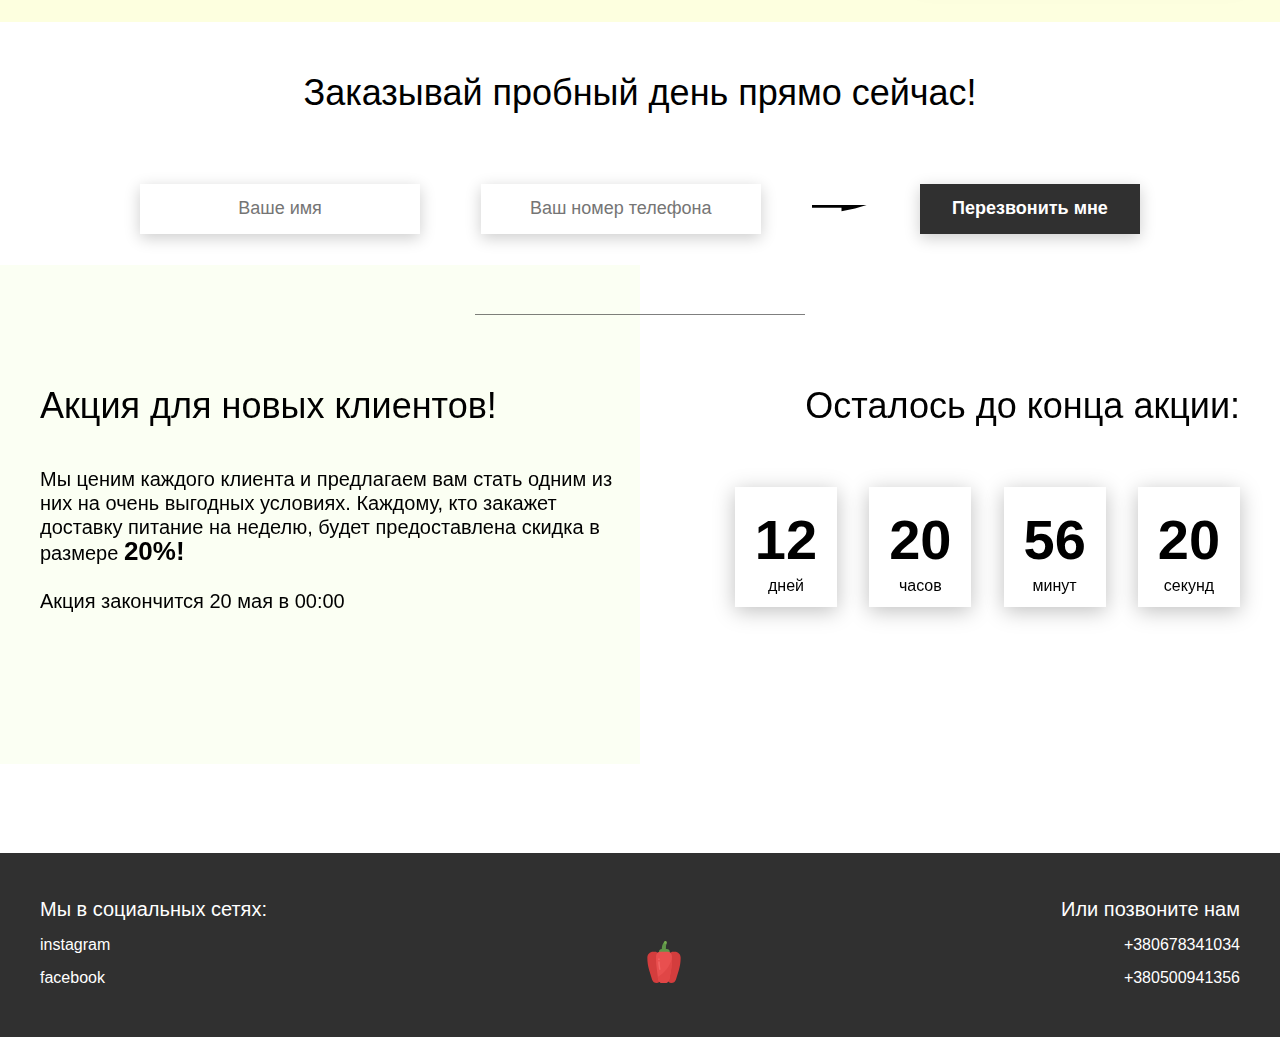
<file: Food2/index.html>
<!DOCTYPE html>
<html lang="en">
<head>
	<meta charset="UTF-8">
	<meta name="viewport" content="width=device-width, initial-scale=1.0">
	<title>Food 2</title>
	<link rel="stylesheet" href="css/style.css">
</head>
<body>
<header class="header">
	<div class="header__left-block">
		<div class="header__logo">
			<img src="icons/logo.svg" alt="Логотип">
		</div>
		<nav class="header__links">
			<a href="#" class="header__link">Доставка питания</a>
			<a href="#" class="header__link">Второй пункт</a>
		</nav>
	</div>
	<div class="header__right-block">
		<button data-modal class="btn btn_white">Связаться с нами</button>
	</div>
</header>
<div class="sidepanel">
	<div class="sidepanel__text"><span>Социальные сети</span></div>
	<div class="sidepanel__divider"></div>
	<a href="#" class="sidepanel__icon">
		<img src="icons/instagram.svg" alt="instagram">
	</a>
	<a href="#" class="sidepanel__icon">
		<img src="icons/facebook.svg" alt="facebook">
	</a>
</div>

<div class="preview">
	<div class="bgc_blue"></div>
	<div class="container">
		<div class="tabcontainer">
			<div class="tabcontent">
				<img src="img/tabs/vegy.jpg" alt="vegy">
				<div class="tabcontent__descr">
					Меню "Фитнес" - это новый подход к приготовлению блюд: больше свежих овощей и фруктов. Для людей,
					которые интересуются спортом; активных и здоровых. Это абсолютно новый продукт с оптимальной ценой и
					высоким качеством!
				</div>
			</div>
			<div class="tabcontent">
				<img src="img/tabs/elite.jpg" alt="elite">
				<div class="tabcontent__descr">
					Меню “Премиум” - мы используем не только красивый дизайн упаковки, но и качественное исполнение
					блюд. Красная рыба, морепродукты, фрукты - ресторанное меню без похода в ресторан!
				</div>
			</div>
			<div class="tabcontent">
				<img src="img/tabs/post.jpg" alt="post">
				<div class="tabcontent__descr">
					Наше специальное “Постное меню” - это тщательный подбор ингредиентов: полное отсутствие продуктов
					животного происхождения. Полная гармония с собой и природой в каждом элементе! Все будет Ом!
				</div>
			</div>
			<div class="tabcontent">
				<img src="img/tabs/hamburger.jpg" alt="vegy">
				<div class="tabcontent__descr">
					Меню "Сбалансированное" - это соответствие вашего рациона всем научным рекомендациям. Мы тщательно
					просчитываем вашу потребность в к/б/ж/у и создаем лучшие блюда для вас.
				</div>
			</div>
			<div class="tabheader">
				<h3>Выберите стиль питания</h3>
				<div class="tabheader__items">
					<div class="tabheader__item tabheader__item_active">Фитнес</div>
					<div class="tabheader__item">Премиум</div>
					<div class="tabheader__item">Постное</div>
					<div class="tabheader__item">Сбалансированное</div>
				</div>
			</div>
		</div>
		<div class="preview__life">Живи полной жизнью!</div>
	</div>
</div>

<div class="divider"></div>

<div class="offer">
	<div class="bgc_y"></div>
	<div class="container">
		<div class="offer__text">
			<h2 class="title">Что мы можем вам предложить?</h2>
			<div class="offer__descr">
				Наша основная идея - это правильное питание. Оно может быть простым и вкусным. Мы не просто доставка, мы
				сервис! Мы взяли на себя все расчеты БЖУ, калорийности, объемов порций и прочие важные, но скучные
				аспекты. Вам остается только полезная, сытная и правильная еда, которую мы привозим прямо под дверь.
			</div>
		</div>
		<div class="offer__action">
			<button data-modal class="btn btn_dark">Связаться с нами</button>
		</div>
	</div>
	<div class="container">
		<div class="offer__advantages">
			<h2>Быстро и полезно</h2>
			<div class="offer__advantages-text">
				Готовка дома занимает много сил, времени и нервов. Мы привозим еду сразу на целый день, и ты можешь
				действовать так, как тебе удобно, не подстраиваясь ни под кого и будучи уверенным в качестве продукта!
			</div>
			<h2>Правильный рацион</h2>
			<div class="offer__advantages-text">
				Мы разработали специальное меню, где учтены все нюансы правильного питания, от баланса БЖУ до их
				приготовления и дробления рациона.
			</div>
		</div>
		<div class="offer__slider">
			<div class="offer__slider-counter">
				<div class="offer__slider-prev">
					<img src="icons/left.svg" alt="prev">
				</div>
				<span id="current">03</span>
				/
				<span id="total">04</span>
				<div class="offer__slider-next">
					<img src="icons/right.svg" alt="next">
				</div>
			</div>
			<div class="offer__slider-wrapper">
				<div class="offer__slide">
					<img src="img/slider/pepper.jpg" alt="pepper">
				</div>
				<!-- <div class="offer__slide">
					<img src="img/slider/food-12.jpg" alt="food">
				</div>
				<div class="offer__slide">
					<img src="img/slider/olive-oil.jpg" alt="oil">
				</div>
				<div class="offer__slide">
					<img src="img/slider/paprika.jpg" alt="paprika">
				</div> -->
			</div>
		</div>
	</div>
</div>

<div class="divider"></div>

<div class="calculating">
	<div class="container">
		<h2 class="title">Рассчитаем вашу потребность в калориях?
		</h2>
		<div class="calculating__field">
			<div class="calculating__subtitle">
				Ваш пол
			</div>
			<div class="calculating__choose" id="gender">
				<div class="calculating__choose-item calculating__choose-item_active">Женщина</div>
				<div class="calculating__choose-item">Мужчина</div>
			</div>

			<div class="calculating__subtitle">
				Ваша конституция
			</div>
			<div class="calculating__choose calculating__choose_medium">
				<input type="text" id="height" placeholder="Введите рост" class="calculating__choose-item">
				<input type="text" id="weight" placeholder="Введите вес" class="calculating__choose-item">
				<input type="text" id="age" placeholder="Введите возраст" class="calculating__choose-item">
			</div>

			<div class="calculating__subtitle">
				Выберите вашу физическая активность
			</div>
			<div class="calculating__choose calculating__choose_big">
				<div id="low" class="calculating__choose-item">Низкая активность</div>
				<div id="small" class="calculating__choose-item calculating__choose-item_active">Невысокая активность
				</div>
				<div id="medium" class="calculating__choose-item">Умеренная активность</div>
				<div id="high" class="calculating__choose-item">Высокая активность</div>
			</div>

			<div class="calculating__divider"></div>

			<div class="calculating__total">
				<div class="calculating__subtitle">
					Ваша суточная норма калорий:
				</div>
				<div class="calculating__result">
					<span>2700</span> ккал
				</div>
			</div>
		</div>
	</div>
</div>

<div class="divider"></div>

<div class="menu">
	<h2 class="title">Наше меню на день</h2>

	<div class="menu__field">
		<div id="cardWrapper" class="container">
			<div class="menu__item">
				<img src="img/tabs/elite.jpg" alt="elite">
				<h3 class="menu__item-subtitle">Меню “Премиум”</h3>
				<div class="menu__item-descr">В меню “Премиум” мы используем не только красивый дизайн упаковки, но и
					качественное исполнение блюд. Красная рыба, морепродукты, фрукты - ресторанное меню без похода в
					ресторан!
				</div>
				<div class="menu__item-divider"></div>
				<div class="menu__item-price">
					<div class="menu__item-cost">Цена:</div>
					<div class="menu__item-total"><span>550</span> грн/день</div>
				</div>
			</div>
			<div class="menu__item">
				<img src="img/tabs/post.jpg" alt="post">
				<h3 class="menu__item-subtitle">Меню "Постное"</h3>
				<div class="menu__item-descr">Меню “Постное” - это тщательный подбор ингредиентов: полное отсутствие
					продуктов животного происхождения, молоко из миндаля, овса, кокоса или гречки, правильное количество
					белков за счет тофу и импортных вегетарианских стейков.
				</div>
				<div class="menu__item-divider"></div>
				<div class="menu__item-price">
					<div class="menu__item-cost">Цена:</div>
					<div class="menu__item-total"><span>430</span> грн/день</div>
				</div>
			</div>
		</div>
	</div>
</div>

<div class="order">
	<div class="container">
		<div class="title">Заказывай пробный день прямо сейчас!</div>
		<form action="#" class="order__form">
			<input required placeholder="Ваше имя" name="name" type="text" class="order__input">
			<input required placeholder="Ваш номер телефона" name="phone" type="phone" class="order__input">
			<img src="icons/right.svg" alt="right">
			<button class="btn btn_dark btn_min">Перезвонить мне</button>
		</form>
	</div>
</div>

<div class="divider"></div>

<div class="promotion">
	<div class="bgc_y"></div>
	<div class="container">
		<div class="promotion__text">
			<div class="title">Акция для новых клиентов!</div>
			<div class="promotion__descr">
				Мы ценим каждого клиента и предлагаем вам стать одним из них на очень выгодных условиях.
				Каждому, кто закажет доставку питание на неделю, будет предоставлена скидка в размере <span>20%!</span>
				<br><br>
				Акция закончится 20 мая в 00:00
			</div>
		</div>
		<div class="promotion__timer">
			<div class="title">Осталось до конца акции:</div>
			<div class="timer">
				<div class="timer__block">
					<span id="days">12</span>
					дней
				</div>
				<div class="timer__block">
					<span id="hours">20</span>
					часов
				</div>
				<div class="timer__block">
					<span id="minutes">56</span>
					минут
				</div>
				<div class="timer__block">
					<span id="seconds">20</span>
					секунд
				</div>
			</div>
		</div>
	</div>
</div>

<footer class="footer">
	<div class="container">
		<div class="social">
			<div class="subtitle">Мы в социальных сетях:</div>
			<a href="#" class="link">instagram</a>
			<a href="#" class="link">facebook</a>
		</div>
		<div class="pepper">
			<img src="icons/veg.svg" alt="pepper">
		</div>
		<div class="call">
			<div class="subtitle">Или позвоните нам</div>
			<a href="#" class="link">+380678341034</a>
			<a href="#" class="link">+380500941356</a>
		</div>
	</div>
</footer>

<div class="modal">
	<div class="modal__dialog">
		<div class="modal__content">
			<form action="#">
				<div class="modal__close">&times;</div>
				<div class="modal__title">Мы свяжемся с вами как можно быстрее!</div>
				<input required placeholder="Ваше имя" name="name" type="text" id="input1" class="modal__input">
				<input required placeholder="Ваш номер телефона" name="phone" type="phone" id="input2" class="modal__input">
				<button class="btn btn_dark btn_min">Перезвонить мне</button>
			</form>
		</div>
	</div>
</div>
<script src="js/main.js"></script>
</body>
</html>
</file>
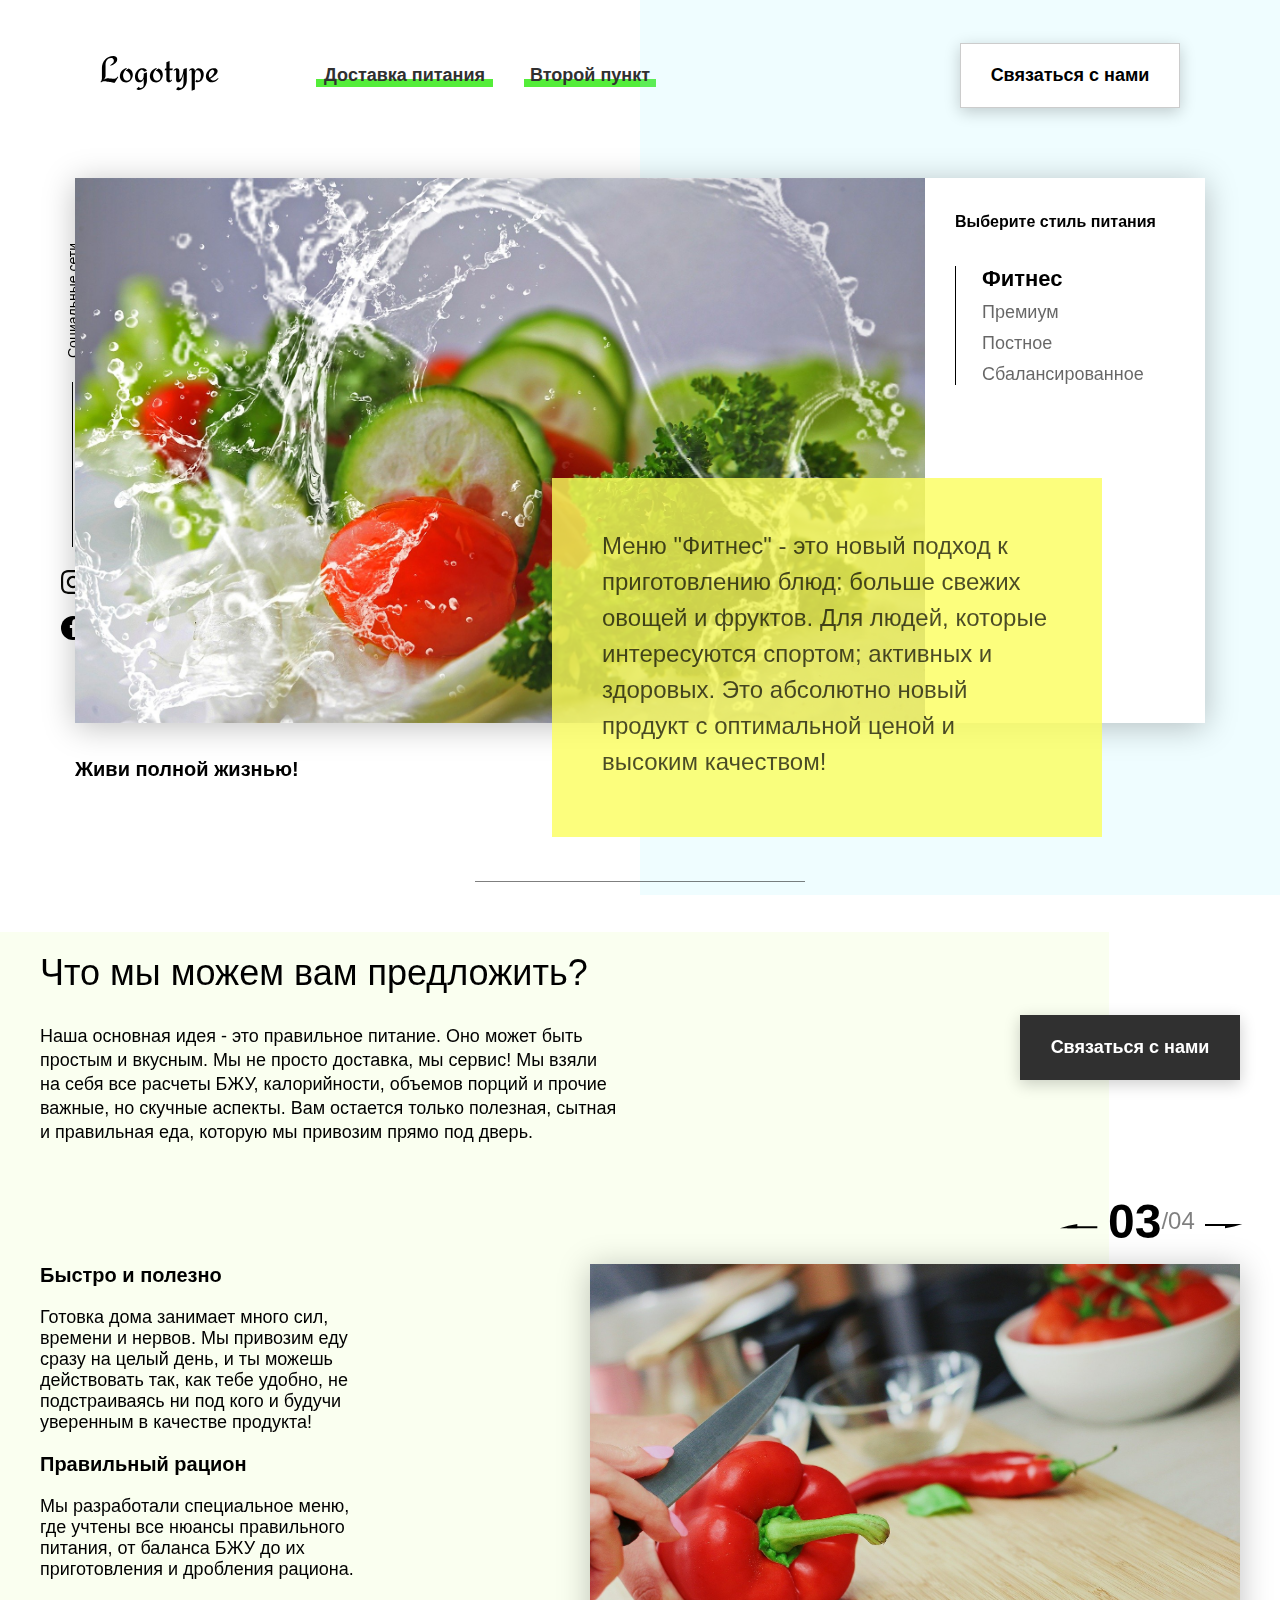
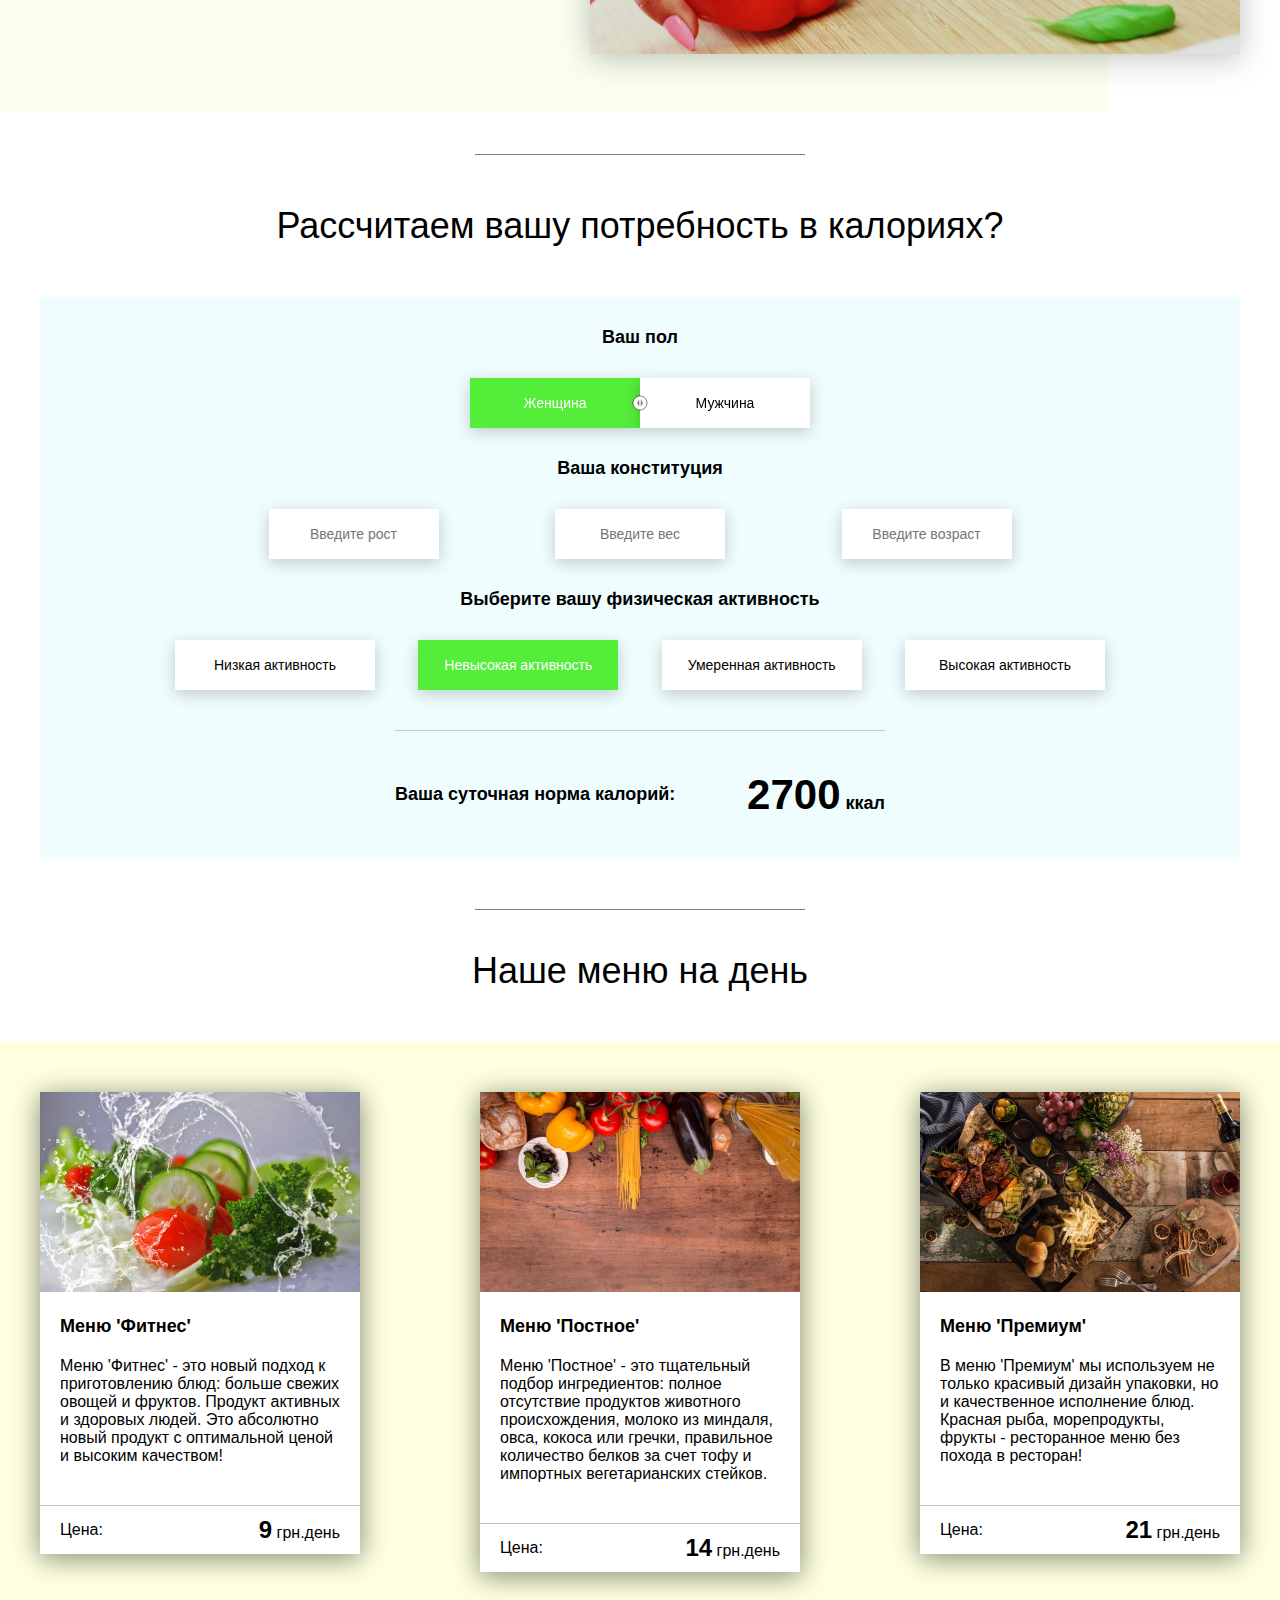
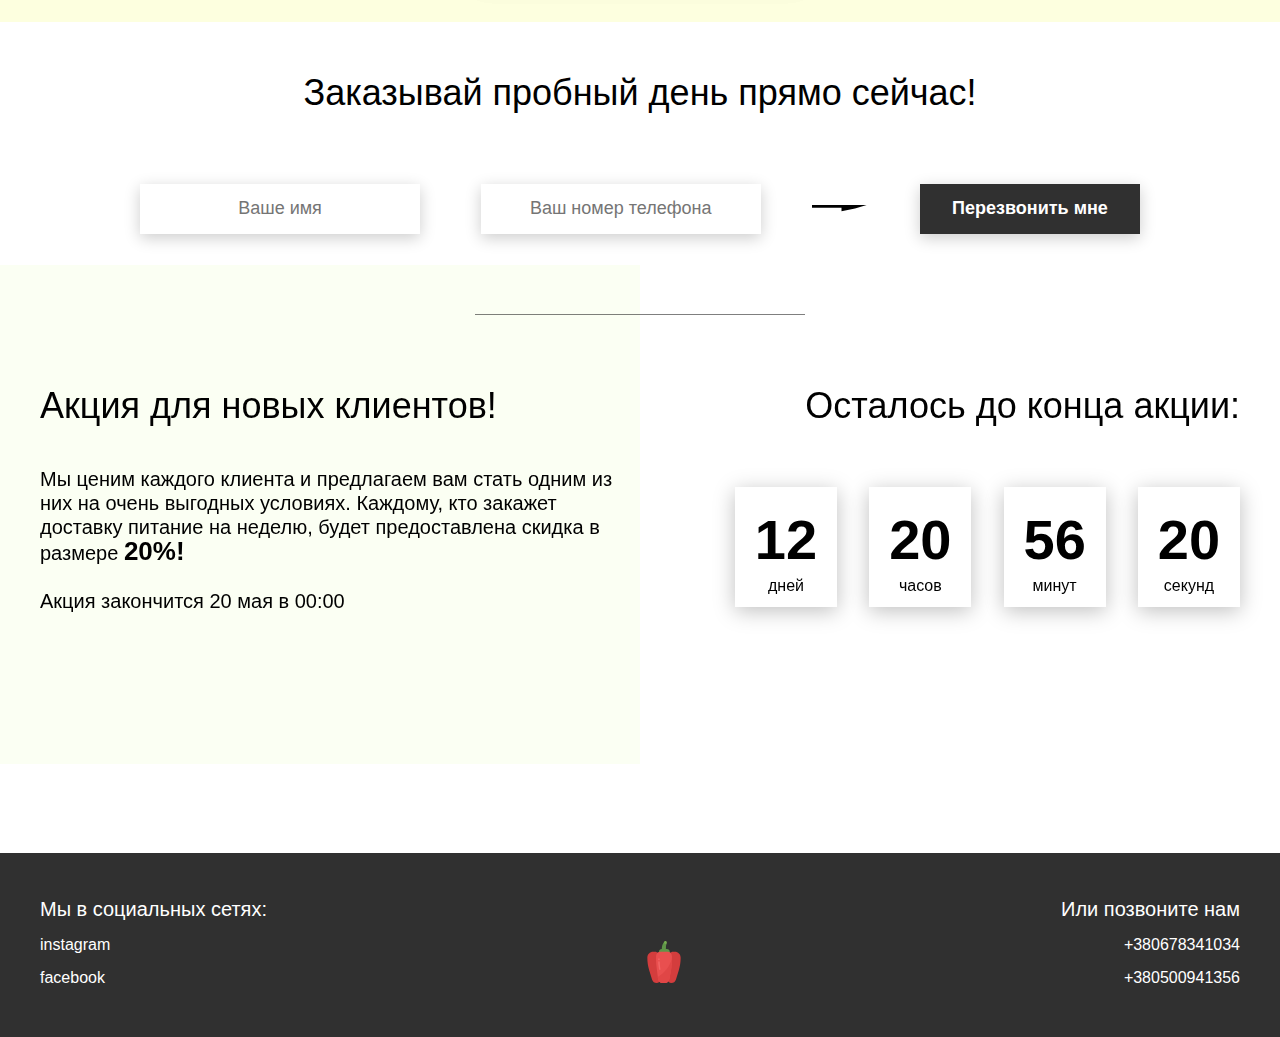
<file: Food3/index.html>
<!DOCTYPE html>
<html lang="en">
<head>
	<meta charset="UTF-8">
	<meta name="viewport" content="width=device-width, initial-scale=1.0">
	<title>Food 3</title>
	<link rel="stylesheet" href="css/style.css">
</head>
<body>
<header class="header">
	<div class="header__left-block">
		<div class="header__logo">
			<img src="icons/logo.svg" alt="Логотип">
		</div>
		<nav class="header__links">
			<a href="#" class="header__link">Доставка питания</a>
			<a href="#" class="header__link">Второй пункт</a>
		</nav>
	</div>
	<div class="header__right-block">
		<button data-modal class="btn btn_white">Связаться с нами</button>
	</div>
</header>
<div class="sidepanel">
	<div class="sidepanel__text"><span>Социальные сети</span></div>
	<div class="sidepanel__divider"></div>
	<a href="#" class="sidepanel__icon">
		<img src="icons/instagram.svg" alt="instagram">
	</a>
	<a href="#" class="sidepanel__icon">
		<img src="icons/facebook.svg" alt="facebook">
	</a>
</div>

<div class="preview">
	<div class="bgc_blue"></div>
	<div class="container">
		<div class="tabcontainer">
			<div class="tabcontent">
				<img src="img/tabs/vegy.jpg" alt="vegy">
				<div class="tabcontent__descr">
					Меню "Фитнес" - это новый подход к приготовлению блюд: больше свежих овощей и фруктов. Для людей,
					которые интересуются спортом; активных и здоровых. Это абсолютно новый продукт с оптимальной ценой и
					высоким качеством!
				</div>
			</div>
			<div class="tabcontent">
				<img src="img/tabs/elite.jpg" alt="elite">
				<div class="tabcontent__descr">
					Меню “Премиум” - мы используем не только красивый дизайн упаковки, но и качественное исполнение
					блюд. Красная рыба, морепродукты, фрукты - ресторанное меню без похода в ресторан!
				</div>
			</div>
			<div class="tabcontent">
				<img src="img/tabs/post.jpg" alt="post">
				<div class="tabcontent__descr">
					Наше специальное “Постное меню” - это тщательный подбор ингредиентов: полное отсутствие продуктов
					животного происхождения. Полная гармония с собой и природой в каждом элементе! Все будет Ом!
				</div>
			</div>
			<div class="tabcontent">
				<img src="img/tabs/hamburger.jpg" alt="vegy">
				<div class="tabcontent__descr">
					Меню "Сбалансированное" - это соответствие вашего рациона всем научным рекомендациям. Мы тщательно
					просчитываем вашу потребность в к/б/ж/у и создаем лучшие блюда для вас.
				</div>
			</div>
			<div class="tabheader">
				<h3>Выберите стиль питания</h3>
				<div class="tabheader__items">
					<div class="tabheader__item tabheader__item_active">Фитнес</div>
					<div class="tabheader__item">Премиум</div>
					<div class="tabheader__item">Постное</div>
					<div class="tabheader__item">Сбалансированное</div>
				</div>
			</div>
		</div>
		<div class="preview__life">Живи полной жизнью!</div>
	</div>
</div>

<div class="divider"></div>

<div class="offer">
	<div class="bgc_y"></div>
	<div class="container">
		<div class="offer__text">
			<h2 class="title">Что мы можем вам предложить?</h2>
			<div class="offer__descr">
				Наша основная идея - это правильное питание. Оно может быть простым и вкусным. Мы не просто доставка, мы
				сервис! Мы взяли на себя все расчеты БЖУ, калорийности, объемов порций и прочие важные, но скучные
				аспекты. Вам остается только полезная, сытная и правильная еда, которую мы привозим прямо под дверь.
			</div>
		</div>
		<div class="offer__action">
			<button data-modal class="btn btn_dark">Связаться с нами</button>
		</div>
	</div>
	<div class="container">
		<div class="offer__advantages">
			<h2>Быстро и полезно</h2>
			<div class="offer__advantages-text">
				Готовка дома занимает много сил, времени и нервов. Мы привозим еду сразу на целый день, и ты можешь
				действовать так, как тебе удобно, не подстраиваясь ни под кого и будучи уверенным в качестве продукта!
			</div>
			<h2>Правильный рацион</h2>
			<div class="offer__advantages-text">
				Мы разработали специальное меню, где учтены все нюансы правильного питания, от баланса БЖУ до их
				приготовления и дробления рациона.
			</div>
		</div>
		<div class="offer__slider">
			<div class="offer__slider-counter">
				<div class="offer__slider-prev">
					<img src="icons/left.svg" alt="prev">
				</div>
				<span id="current">03</span>
				/
				<span id="total">04</span>
				<div class="offer__slider-next">
					<img src="icons/right.svg" alt="next">
				</div>
			</div>
			<div class="offer__slider-wrapper">
				<div class="offer__slide">
					<img src="img/slider/pepper.jpg" alt="pepper">
				</div>
				<!-- <div class="offer__slide">
					<img src="img/slider/food-12.jpg" alt="food">
				</div>
				<div class="offer__slide">
					<img src="img/slider/olive-oil.jpg" alt="oil">
				</div>
				<div class="offer__slide">
					<img src="img/slider/paprika.jpg" alt="paprika">
				</div> -->
			</div>
		</div>
	</div>
</div>

<div class="divider"></div>

<div class="calculating">
	<div class="container">
		<h2 class="title">Рассчитаем вашу потребность в калориях?
		</h2>
		<div class="calculating__field">
			<div class="calculating__subtitle">
				Ваш пол
			</div>
			<div class="calculating__choose" id="gender">
				<div class="calculating__choose-item calculating__choose-item_active">Женщина</div>
				<div class="calculating__choose-item">Мужчина</div>
			</div>

			<div class="calculating__subtitle">
				Ваша конституция
			</div>
			<div class="calculating__choose calculating__choose_medium">
				<input type="text" id="height" placeholder="Введите рост" class="calculating__choose-item">
				<input type="text" id="weight" placeholder="Введите вес" class="calculating__choose-item">
				<input type="text" id="age" placeholder="Введите возраст" class="calculating__choose-item">
			</div>

			<div class="calculating__subtitle">
				Выберите вашу физическая активность
			</div>
			<div class="calculating__choose calculating__choose_big">
				<div id="low" class="calculating__choose-item">Низкая активность</div>
				<div id="small" class="calculating__choose-item calculating__choose-item_active">Невысокая активность
				</div>
				<div id="medium" class="calculating__choose-item">Умеренная активность</div>
				<div id="high" class="calculating__choose-item">Высокая активность</div>
			</div>

			<div class="calculating__divider"></div>

			<div class="calculating__total">
				<div class="calculating__subtitle">
					Ваша суточная норма калорий:
				</div>
				<div class="calculating__result">
					<span>2700</span> ккал
				</div>
			</div>
		</div>
	</div>
</div>

<div class="divider"></div>

<div class="menu">
	<h2 class="title">Наше меню на день</h2>

	<div class="menu__field">
		<div id="cardWrapper" class="container">
			<!-- <div class="menu__item">
				<img src="img/tabs/elite.jpg" alt="elite">
				<h3 class="menu__item-subtitle">Меню “Премиум”</h3>
				<div class="menu__item-descr">В меню “Премиум” мы используем не только красивый дизайн упаковки, но и
					качественное исполнение блюд. Красная рыба, морепродукты, фрукты - ресторанное меню без похода в
					ресторан!
				</div>
				<div class="menu__item-divider"></div>
				<div class="menu__item-price">
					<div class="menu__item-cost">Цена:</div>
					<div class="menu__item-total"><span>550</span> грн/день</div>
				</div>
			</div>
			<div class="menu__item">
				<img src="img/tabs/post.jpg" alt="post">
				<h3 class="menu__item-subtitle">Меню "Постное"</h3>
				<div class="menu__item-descr">Меню “Постное” - это тщательный подбор ингредиентов: полное отсутствие
					продуктов животного происхождения, молоко из миндаля, овса, кокоса или гречки, правильное количество
					белков за счет тофу и импортных вегетарианских стейков.
				</div>
				<div class="menu__item-divider"></div>
				<div class="menu__item-price">
					<div class="menu__item-cost">Цена:</div>
					<div class="menu__item-total"><span>430</span> грн/день</div>
				</div>
			</div> -->
		</div>
	</div>
</div>

<div class="order">
	<div class="container">
		<div class="title">Заказывай пробный день прямо сейчас!</div>
		<form action="#" class="order__form">
			<input required placeholder="Ваше имя" name="name" type="text" class="order__input">
			<input required placeholder="Ваш номер телефона" name="phone" type="phone" class="order__input">
			<img src="icons/right.svg" alt="right">
			<button class="btn btn_dark btn_min">Перезвонить мне</button>
		</form>
	</div>
</div>

<div class="divider"></div>

<div class="promotion">
	<div class="bgc_y"></div>
	<div class="container">
		<div class="promotion__text">
			<div class="title">Акция для новых клиентов!</div>
			<div class="promotion__descr">
				Мы ценим каждого клиента и предлагаем вам стать одним из них на очень выгодных условиях.
				Каждому, кто закажет доставку питание на неделю, будет предоставлена скидка в размере <span>20%!</span>
				<br><br>
				Акция закончится 20 мая в 00:00
			</div>
		</div>
		<div class="promotion__timer">
			<div class="title">Осталось до конца акции:</div>
			<div class="timer">
				<div class="timer__block">
					<span id="days">12</span>
					дней
				</div>
				<div class="timer__block">
					<span id="hours">20</span>
					часов
				</div>
				<div class="timer__block">
					<span id="minutes">56</span>
					минут
				</div>
				<div class="timer__block">
					<span id="seconds">20</span>
					секунд
				</div>
			</div>
		</div>
	</div>
</div>

<footer class="footer">
	<div class="container">
		<div class="social">
			<div class="subtitle">Мы в социальных сетях:</div>
			<a href="#" class="link">instagram</a>
			<a href="#" class="link">facebook</a>
		</div>
		<div class="pepper">
			<img src="icons/veg.svg" alt="pepper">
		</div>
		<div class="call">
			<div class="subtitle">Или позвоните нам</div>
			<a href="#" class="link">+380678341034</a>
			<a href="#" class="link">+380500941356</a>
		</div>
	</div>
</footer>

<div class="modal">
	<div class="modal__dialog">
		<div class="modal__content">
			<form action="#">
				<div class="modal__close">&times;</div>
				<div class="modal__title">Мы свяжемся с вами как можно быстрее!</div>
				<input required placeholder="Ваше имя" name="name" type="text" id="input1" class="modal__input">
				<input required placeholder="Ваш номер телефона" name="phone" type="phone" id="input2" class="modal__input">
				<button class="btn btn_dark btn_min">Перезвонить мне</button>
			</form>
		</div>
	</div>
</div>
<script src="js/main.js"></script>
</body>
</html>
</file>
<file: DZ1_Kairat_20-01/style.css>
/* first */
*{
    margin: 0;
    padding: 0;
    box-sizing: border-box;
}
body{
    background: rgb(136, 158, 164);
    font-family: Arial, "Helvetica Neue", Helvetica, sans-serif;
}
.first {
    margin: 20px auto 60px;
}
.container {
    width: 800px;
    margin: 0 auto;
}
.inputting{
    margin-top: 20px;
    display: flex;
    align-items: center;
    justify-content: space-between;
}
.krest{
    padding-right: 50px;
    font-size: 32px;
}
label{
    display: block;
    text-align: center;
    font-size: 24px;
    color: #282828;
    font-weight: 700;
}
.chek, .run, .restart {
    display: flex;
    align-items: center;
    padding: 10px 30px;
    height: 40px;
    border: 4px solid rgb(6, 77, 77);
    cursor: pointer;
    background-color: rgb(60, 129, 154);
    font-size: 22px;
    font-weight: 500;
    color: gold;
    border-radius: 15px;
    transition: all .5s ease;
}
.chek:hover, .run:hover, .restart:hover{
    transform: scale(1.15);
    background-color: rgb(27, 125, 160);
}
.answer{
    margin-top: 20px;
    text-align: center;
}
.result{
    font-size: 26px;
    font-weight: 600;
}
input{
    border: 2px solid teal;
    border-radius: 10px;
    font-size: 20px;
    height: 40px;
    width: 500px;
    padding-left: 9px;
    border: 4px solid rgb(68, 92, 92);
    transition: all .6s ease;
}
.emoji{
    font-size: 32px;
}
input:focus{
    height: 50px;
    width: 520px;
    border-radius: 10px;
    background-color: rgb(64, 126, 197);
    color: #f2f2f2;
}
input::placeholder{
    font-weight: 700;
    color: rgb(84, 85, 86);
}
input:focus::placeholder{
    color: rgb(214, 193, 193);
}

/* second */
.second {
    width: 700px;
    margin: 30px auto;
}
.actions{
    width: 400px;
    margin: 20px auto;
    display: flex;
    justify-content: space-around;
}

.big {
    box-sizing: content-box;
    width: 700px;
    height: 400px;
    border: 5px solid gold;
    background: rgb(27, 104, 57);
    position: relative;
}
.small {
    width: 40px;
    height: 40px;
    position: absolute;
    background: firebrick;
}
</file>
<file: DZ2_Kairat_20-01/style.css>
/* first */
*{
    margin: 0;
    padding: 0;
    box-sizing: border-box;
}
body{
    background: rgb(136, 158, 164);
    font-family: Arial, "Helvetica Neue", Helvetica, sans-serif;
}
.block{
    width: 900px;
    margin: 0 auto;
    display: flex;
    justify-content: space-between;
}
.run, .stop {
    display: flex;
    align-items: center;
    padding: 10px 30px;
    height: 40px;
    border: 4px solid rgb(6, 77, 77);
    cursor: pointer;
    background-color: rgb(60, 129, 154);
    font-size: 22px;
    font-weight: 500;
    color: gold;
    border-radius: 15px;
    transition: all .5s ease;
}
.run:hover, .stop:hover{
    transform: scale(1.15);
    background-color: rgb(27, 125, 160);
}

/* kvadrat */
.kvadrat {
    width: 500px;
    /* margin: 30px auto; */
}
.actions{
    width: 400px;
    margin: 20px auto;
    display: flex;
    justify-content: space-around;
}

.big {
    width: 500px;
    height: 500px;
    border: 5px solid gold;
    background: rgb(27, 104, 57);
    position: relative;
}
.small {
    width: 40px;
    height: 40px;
    position: absolute;
    background: firebrick;
}

.timer {
    display: flex;
    flex-direction: column;
    justify-content: space-around;
    align-items: center;
    margin-top: 80px;
    width: 300px;
    height: 300px;
    font-family: Arial, "Helvetica Neue", Helvetica, sans-serif;
}
.time {
    border: 4px solid gold;
    background: rgb(27, 125, 160);
    display: flex;
    justify-content: center;
    align-items: center;
    border-radius: 50%;
    width: 100px;
    height: 100px;
    font-size: 36px;
    font-weight: 600;
    color: gold
}
.rezult {
    background: rgb(27, 125, 160);
    border-radius: 15px;
    line-height: 44px;
    text-align: center;
    font-size: 24px;
    font-weight: 600;
    color: gold;
}
</file>
<file: DZ3_Kairat_20-01/css/style.css>
* {
    box-sizing: border-box;
    margin: 0;
    padding: 0;
    font-family: Roboto, sans-serif;
}

a {
    text-decoration: none;
}

.btn {
    width: 220px;
    height: 65px;
    display: flex;
    justify-content: center;
    align-items: center;
    background-color: #fff;
    font-size: 18px;
    font-weight: 700;
    border: 1px solid rgba(0, 0, 0, 0.2);
    box-shadow: 0 4px 15px rgba(0, 0, 0, 0.2);
    cursor: pointer;
    transition: 0.3s all;
    outline: 0;
}

.btn_white {
    background-color: #fff;
}

.btn_dark {
    background-color: #303030;
    color: #fff;
    border: none;
}

.btn_min {
    height: 50px;
}

.btn:hover {
    box-shadow: 0 4px 30px rgba(0, 0, 0, 0.3);
}

.container {
    max-width: 1200px;
    margin: 0 auto;
}

.divider {
    width: 330px;
    height: 1px;
    margin: 0 auto;
    background-color: rgba(0, 0, 0, 0.5);
}

.title {
    font-size: 36px;
    font-weight: 400;
}

.header {
    display: flex;
    justify-content: space-between;
    align-items: center;
    height: 150px;
    padding: 0 100px;
}

.header__left-block {
    display: flex;
    justify-content: space-between;
    min-width: 550px;
}

.header__logo {
    max-width: 170px;
}

.header__logo img {
    width: 100%;
}

.header__links {
    display: flex;
    align-items: center;
}

.header__link {
    position: relative;
    margin-right: 45px;
    font-weight: 700;
    font-size: 18px;
    color: #303030;
}

.header__link:after {
    content: "";
    position: absolute;
    display: block;
    width: 110%;
    left: -5%;
    bottom: -1px;
    z-index: -1;
    height: 8px;
    background: #54ed39;
}

.header__link:last-child {
    margin-right: 0;
}

.sidepanel {
    position: fixed;
    left: 60px;
    top: 240px;
    height: 400px;
    width: 25px;
    display: flex;
    flex-direction: column;
    justify-content: space-between;
    align-items: center;
}

.sidepanel__text {
    width: 120px;
    height: 120px;
    font-size: 14px;
}

.sidepanel__text span {
    display: flex;
    transform: rotate(-90deg) translateX(-50px);
}

.sidepanel__divider {
    width: 1px;
    height: 165px;
    background-color: #000;
}

.sidepanel__icon {
    width: 24px;
    height: 24px;
}

.sidepanel__icon img {
    width: 100%;
}

.preview {
    padding: 28px 0 100px 0;
    position: relative;
}

.preview__life {
    font-weight: 700;
    font-size: 20px;
    margin-left: 35px;
    margin-top: 35px;
}

.bgc_blue {
    position: absolute;
    right: 0;
    top: -155px;
    width: 50vw;
    height: 900px;
    background: rgba(146, 242, 255, 0.15);
    z-index: -1;
}

.tabcontainer {
    display: flex;
    width: 1130px;
    margin: 0 auto;
    box-shadow: 0 4px 30px rgba(0, 0, 0, 0.25);
}

.tabcontent {
    width: 850px;
    position: relative;
    animation: anime .9s linear;
}
@keyframes anime {
    0%{
        opacity: 0.2;
        transform:  rotate(30deg);
    }
    25%{
        opacity: 0.4;
        transform:  rotate(90deg);
    }
    50%{
        opacity: 0.6;
        transform: scale(0.6)  rotate(180deg);
    }
    75%{
        opacity: 0.8;
        transform: scale(0.4) rotate(270deg);
    }
    100%{
        opacity: 1;
        transform: rotate(360deg);
    }
}
.tabcontent img {
    width: 100%;
    height: 100%;
    object-fit: cover;
}

.tabcontent__descr {
    position: absolute;
    top: 300px;
    right: -177px;
    width: 550px;
    height: 359px;
    background: rgba(251, 254, 93, 0.8);
    padding: 50px;
    font-size: 24px;
    font-weight: 300;
    line-height: 36px;
    color: rgba(0, 0, 0, 0.7);
}

.tabheader {
    width: 280px;
    padding: 35px 30px;
    background-color: #fff;
}

.tabheader h3 {
    font-weight: 700;
    font-size: 16px;
}

.tabheader__items {
    margin-top: 35px;
    padding-left: 26px;
    border-left: 1px solid #000;
}

.tabheader__item {
    font-weight: 700;
    font-size: 18px;
    font-weight: 300;
    margin-top: 10px;
    color: rgba(0, 0, 0, 0.6);
    cursor: pointer;
    transition: 0.3s all;
}

.tabheader__item_active {
    color: #000;
    font-size: 22px;
    font-weight: 700;
}

.offer {
    padding: 70px 0 100px 0;
    position: relative;
}

.offer .container {
    display: flex;
    justify-content: space-between;
}

.offer .bgc_y {
    position: absolute;
    width: 1109px;
    height: 780px;
    background: rgba(243, 255, 222, 0.45);
    z-index: -1;
    top: 50px;
}

.offer__text {
    width: 580px;
}

.offer__descr {
    font-size: 18px;
    margin-top: 30px;
    font-weight: 300;
    line-height: 24px;
}

.offer__action {
    display: flex;
    align-items: center;
    justify-content: flex-end;
}

.offer__advantages {
    width: 330px;
    margin-top: 50px;
}

.offer__advantages h2 {
    font-weight: 700;
    font-size: 20px;
    margin-top: 20px;
}

.offer__advantages h2:first-child {
    margin-top: 70px;
}

.offer__advantages-text {
    margin-top: 20px;
    font-size: 18px;
    font-weight: 300;
    line-height: 21px;
}

.offer__slider {
    width: 650px;
    margin-top: 50px;
    display: flex;
    flex-direction: column;
    align-items: flex-end;
}

.offer__slider-counter {
    display: flex;
    width: 180px;
    align-items: center;
    font-size: 24px;
    color: rgba(0, 0, 0, 0.5);
}

.offer__slider-wrapper {
    width: 100%;
    margin-top: 15px;
    box-shadow: 0 4px 30px rgba(0, 0, 0, 0.25);
}

.offer__slider-prev {
    margin-right: 10px;
    cursor: pointer;
}

.offer__slider-next {
    margin-left: 10px;
    cursor: pointer;
}

.offer__slider #current {
    font-size: 48px;
    font-weight: 700;
    color: #000;
}

.offer__slide {
    width: 100%;
    height: 390px;
}

.offer__slide img {
    width: 100%;
    height: 100%;
    object-fit: cover;
}

.calculating {
    padding: 50px 0;
}

.calculating .title {
    text-align: center;
}

.calculating__field {
    width: 100%;
    margin-top: 50px;
    background: rgba(146, 242, 255, 0.15);
    padding: 30px 0 40px 0;
}

.calculating__subtitle {
    text-align: center;
    font-size: 18px;
    font-weight: 700;
    margin-top: 30px;
}

.calculating__subtitle:first-child {
    margin-top: 0;
}

.calculating #gender:after {
    content: "";
    position: absolute;
    top: 50%;
    transform: translateY(-50%);
    display: block;
    width: 16px;
    height: 16px;
    background: url(../icons/switch.svg) center center/cover no-repeat;
}

.calculating__choose {
    position: relative;
    display: flex;
    margin-top: 30px;
    justify-content: center;
}

.calculating__choose-item {
    display: flex;
    align-items: center;
    justify-content: center;
    width: 170px;
    height: 50px;
    padding: 0 10px;
    background: #fff;
    box-shadow: 0 4px 15px rgba(0, 0, 0, 0.2);
    border: none;
    text-align: center;
    font-size: 14px;
    cursor: pointer;
    outline: 0;
    transition: 0.3s all;
}

.calculating__choose-item_active {
    color: #fff;
    background-color: #54ed39;
}

.calculating__choose_medium {
    width: 743px;
    justify-content: space-between;
    margin: 30px auto 0 auto;
}

.calculating__choose_big {
    width: 930px;
    justify-content: space-between;
    margin: 30px auto 0 auto;
}

.calculating__choose_big .calculating__choose-item {
    width: 200px;
}

.calculating__divider {
    width: 490px;
    height: 1px;
    margin: 40px auto;
    background-color: rgba(0, 0, 0, 0.2);
}

.calculating__total {
    width: 490px;
    margin: 0 auto;
    display: flex;
    justify-content: space-between;
    align-items: center;
}

.calculating__result {
    font-size: 18px;
    font-weight: 700;
}

.calculating__result span {
    font-size: 42px;
}

.menu {
    padding: 40px 0 50px 0;
}

.menu .container {
    display: flex;
    justify-content: space-between;
    align-items: flex-start;
}

.menu .title {
    text-align: center;
}

.menu__field {
    margin-top: 50px;
    padding: 50px 0;
    width: 100%;
    background: rgba(249, 254, 126, 0.25);
}

.menu__item {
    width: 320px;
    min-height: 450px;
    background: #fff;
    box-shadow: 0 4px 25px rgba(0, 0, 0, 0.25);
    font-size: 16px;
    font-weight: 300;
}

.menu__item img {
    width: 100%;
    height: 200px;
    object-fit: cover;
}

.menu__item-subtitle {
    font-weight: 700;
    font-size: 18px;
    padding: 0 20px;
    margin-top: 20px;
}

.menu__item-descr {
    margin-top: 20px;
    padding: 0 20px;
}

.menu__item-divider {
    width: 100%;
    height: 1px;
    background-color: rgba(0, 0, 0, 0.25);
    margin-top: 40px;
}

.menu__item-price {
    display: flex;
    justify-content: space-between;
    align-items: center;
    padding: 10px 20px;
}

.menu__item-price span {
    font-size: 24px;
    font-weight: 700;
}

.order {
    padding-bottom: 80px;
}

.order .title {
    text-align: center;
}

.order__form {
    margin-top: 70px;
    padding: 0 100px;
    display: flex;
    justify-content: space-between;
    align-items: center;
}

.order__form img {
    transform: scale(1.5);
}

.order__input {
    width: 280px;
    height: 50px;
    background: #fff;
    box-shadow: 0 4px 15px rgba(0, 0, 0, 0.2);
    border: none;
    font-size: 18px;
    text-align: center;
    padding: 0 20px;
    outline: 0;
}

.promotion {
    padding: 70px 0 240px 0;
    position: relative;
}

.promotion .container {
    display: flex;
}

.promotion .bgc_y {
    position: absolute;
    width: 50%;
    height: 499px;
    background: rgba(243, 255, 222, 0.35);
    z-index: -1;
    top: -50px;
    left: 0;
}

.promotion__text {
    width: 50%;
}

.promotion__descr {
    margin-top: 40px;
    font-size: 20px;
    line-height: 24px;
    font-weight: 300;
}

.promotion__descr span {
    font-weight: 700;
    font-size: 26px;
}

.promotion__timer {
    width: 50%;
}

.promotion__timer .title {
    text-align: right;
}

.promotion__timer .timer {
    margin-top: 60px;
    padding-left: 95px;
    display: flex;
    justify-content: space-between;
    align-items: center;
}

.promotion__timer .timer__block {
    width: 102px;
    height: 120px;
    background: #fff;
    box-shadow: 0 4px 20px rgba(0, 0, 0, 0.25);
    font-size: 16px;
    font-weight: 300;
    text-align: center;
}

.promotion__timer .timer__block span {
    display: block;
    margin-top: 20px;
    margin-bottom: 5px;
    font-size: 56px;
    font-weight: 700;
}

.footer {
    min-height: 180px;
    background-color: #303030;
    padding: 45px 0 50px 0;
    color: #fff;
}

.footer .container {
    height: 100%;
    display: flex;
    justify-content: space-between;
    align-items: flex-end;
}

.footer .subtitle {
    font-size: 20px;
}

.footer .link {
    display: block;
    margin-top: 15px;
    font-size: 16px;
    color: #fff;
}

.footer .call {
    text-align: right;
}

.modal {
    position: fixed;
    top: 0;
    left: 0;
    z-index: 1050;
    display: none;
    width: 100%;
    height: 100%;
    overflow: hidden;
    background-color: rgba(0, 0, 0, 0.5);
}

.modal__dialog {
    max-width: 500px;
    margin: 40px auto;
}

.modal__content {
    position: relative;
    width: 100%;
    padding: 40px;
    background-color: #fff;
    border: 1px solid rgba(0, 0, 0, 0.2);
    border-radius: 4px;
    max-height: 80vh;
    overflow-y: auto;
}

.modal__close {
    position: absolute;
    top: 8px;
    right: 14px;
    font-size: 30px;
    color: #000;
    opacity: 0.5;
    font-weight: 700;
    border: none;
    background-color: transparent;
    cursor: pointer;
}

.modal__title {
    text-align: center;
    font-size: 22px;
    text-transform: uppercase;
}

.modal__input {
    display: block;
    margin: 20px auto 20px auto;
    width: 280px;
    height: 50px;
    background: #fff;
    box-shadow: 0 4px 15px rgba(0, 0, 0, 0.2);
    border: none;
    font-size: 18px;
    text-align: center;
    padding: 0 20px;
    outline: 0;
}

.modal .btn {
    display: block;
    width: 280px;
    margin: 0 auto;
}
.hide {
    display: none;
}
.show {
    display: block;
}
.fade {
    animation: fade 1.7s linear;
}

@keyframes fade {
    0% {
        opacity: .1;
    }
    100% {
        opacity: 1;
    }
}
</file>
<file: DZ4_Kairat_20-01/style.css>
*{
    box-sizing: border-box;
    padding: 0;
    margin: 0;
}
body{
    background: silver;
    height: 100vh;
    display: flex;
    justify-content: center;
}
.wrapper{
    width: 420px;
    font-family: Arial, "Helvetica Neue", Helvetica, sans-serif;
}
h2{
    margin: 40px 0;
    font-size: 52px;
    text-align: center;
    font-weight: 600;
    letter-spacing: 2px;
    background: linear-gradient(to right, #05617d 29%, #1d7f10 100%);
    -webkit-background-clip: text;
    -webkit-text-fill-color: transparent;
}
p{
    font-size: 22px;
    font-weight: 600;
    color: #2f2e2e;
    margin-bottom: 20px;
}
p span{
    font-size: 20px;
    font-weight: 700;
    color: rgb(24, 59, 80);
}
button{
    border: 3px solid rgb(28, 28, 26);
    display: block;
    margin: 30px auto 10px;
    font-size: 24px;
    font-weight: 600;
    color: gold;
    background: rgb(15, 99, 151);
    padding: 10px 16px;
    cursor: pointer;
    border-radius: 8px;
    transition: .5s;
}
button:hover{
    transform: scale(1.2);
}
.center{
    font-size: 26px;
    text-align: center;
    color: rgb(43, 37, 37);
    text-shadow: 2px 4px 5px #626161;
}
</file>
<file: DZ5_Kairat_20-01/style.css>
*{
    margin: 0;
    padding: 0;
    box-sizing: border-box;
}
body{
    display: flex;
    align-items: center;
    justify-content: center;
    height: 100vh;
    font-family: Arial, "Helvetica Neue", Helvetica, sans-serif;
}
.wrapper{
    padding: 30px 20px;
    border-radius: 20px;
    background-color: #0d699e;
    background-image: linear-gradient(160deg, #1b75a9 0%, #7abcb4 100%);


}
h1{
    margin-bottom: 30px;
    text-align: center;
    color: rgb(235, 235, 18);
}
.wrapper > div{
    display: flex;
    flex-direction: column;
}
.usd, .eu{
    margin-top: 50px;
}
input{
    padding: 10px 20px;
    font-size: 24px;
    border-radius: 15px;
}
label{
    padding-left: 8px;
    font-size: 22px;
    font-weight: 700;
    color: gold;
}
</file>
<file: DZ6(1)_Kairat_20-01/style.css>
*{
    box-sizing: border-box;
    padding: 0;
    margin: 0;
}
body{
    background: silver;
    height: 100vh;
    display: flex;
    justify-content: center;
}
.wrapper{
    width: 420px;
    font-family: Arial, "Helvetica Neue", Helvetica, sans-serif;
}
h2{
    margin: 40px 0;
    font-size: 52px;
    text-align: center;
    font-weight: 600;
    letter-spacing: 2px;
    background: linear-gradient(to right, #05617d 29%, #1d7f10 100%);
    -webkit-background-clip: text;
    -webkit-text-fill-color: transparent;
}
p{
    font-size: 22px;
    font-weight: 600;
    color: #2f2e2e;
    margin-bottom: 20px;
}
p span{
    font-size: 20px;
    font-weight: 700;
    color: rgb(24, 59, 80);
}
button{
    border: 3px solid rgb(28, 28, 26);
    display: block;
    margin: 30px auto 10px;
    font-size: 24px;
    font-weight: 600;
    color: gold;
    background: rgb(15, 99, 151);
    padding: 10px 16px;
    cursor: pointer;
    border-radius: 8px;
    transition: .5s;
}
button:hover{
    transform: scale(1.2);
}
.center{
    font-size: 26px;
    text-align: center;
    color: rgb(43, 37, 37);
    text-shadow: 2px 4px 5px #626161;
}
</file>
<file: DZ6(2)_Kairat_20-01/style.css>
*{
    margin: 0;
    padding: 0;
    box-sizing: border-box;
}
body{
    display: flex;
    align-items: center;
    justify-content: center;
    height: 100vh;
    font-family: Arial, "Helvetica Neue", Helvetica, sans-serif;
}
.wrapper{
    padding: 30px 20px;
    border-radius: 20px;
    background-color: #0d699e;
    background-image: linear-gradient(160deg, #1b75a9 0%, #7abcb4 100%);


}
h1{
    margin-bottom: 30px;
    text-align: center;
    color: rgb(235, 235, 18);
}
.wrapper > div{
    display: flex;
    flex-direction: column;
}
.usd, .eu{
    margin-top: 50px;
}
input{
    padding: 10px 20px;
    font-size: 24px;
    border-radius: 15px;
}
label{
    padding-left: 8px;
    font-size: 22px;
    font-weight: 700;
    color: gold;
}
</file>
<file: Food/css/style.css>
* {
    box-sizing: border-box;
    margin: 0;
    padding: 0;
    font-family: Roboto, sans-serif;
}

a {
    text-decoration: none;
}

.btn {
    width: 220px;
    height: 65px;
    display: flex;
    justify-content: center;
    align-items: center;
    background-color: #fff;
    font-size: 18px;
    font-weight: 700;
    border: 1px solid rgba(0, 0, 0, 0.2);
    box-shadow: 0 4px 15px rgba(0, 0, 0, 0.2);
    cursor: pointer;
    transition: 0.3s all;
    outline: 0;
}

.btn_white {
    background-color: #fff;
}

.btn_dark {
    background-color: #303030;
    color: #fff;
    border: none;
}

.btn_min {
    height: 50px;
}

.btn:hover {
    box-shadow: 0 4px 30px rgba(0, 0, 0, 0.3);
}

.container {
    max-width: 1200px;
    margin: 0 auto;
}

.divider {
    width: 330px;
    height: 1px;
    margin: 0 auto;
    background-color: rgba(0, 0, 0, 0.5);
}

.title {
    font-size: 36px;
    font-weight: 400;
}

.header {
    display: flex;
    justify-content: space-between;
    align-items: center;
    height: 150px;
    padding: 0 100px;
}

.header__left-block {
    display: flex;
    justify-content: space-between;
    min-width: 550px;
}

.header__logo {
    max-width: 170px;
}

.header__logo img {
    width: 100%;
}

.header__links {
    display: flex;
    align-items: center;
}

.header__link {
    position: relative;
    margin-right: 45px;
    font-weight: 700;
    font-size: 18px;
    color: #303030;
}

.header__link:after {
    content: "";
    position: absolute;
    display: block;
    width: 110%;
    left: -5%;
    bottom: -1px;
    z-index: -1;
    height: 8px;
    background: #54ed39;
}

.header__link:last-child {
    margin-right: 0;
}

.sidepanel {
    position: fixed;
    left: 60px;
    top: 240px;
    height: 400px;
    width: 25px;
    display: flex;
    flex-direction: column;
    justify-content: space-between;
    align-items: center;
}

.sidepanel__text {
    width: 120px;
    height: 120px;
    font-size: 14px;
}

.sidepanel__text span {
    display: flex;
    transform: rotate(-90deg) translateX(-50px);
}

.sidepanel__divider {
    width: 1px;
    height: 165px;
    background-color: #000;
}

.sidepanel__icon {
    width: 24px;
    height: 24px;
}

.sidepanel__icon img {
    width: 100%;
}

.preview {
    padding: 28px 0 100px 0;
    position: relative;
}

.preview__life {
    font-weight: 700;
    font-size: 20px;
    margin-left: 35px;
    margin-top: 35px;
}

.bgc_blue {
    position: absolute;
    right: 0;
    top: -155px;
    width: 50vw;
    height: 900px;
    background: rgba(146, 242, 255, 0.15);
    z-index: -1;
}

.tabcontainer {
    display: flex;
    width: 1130px;
    margin: 0 auto;
    box-shadow: 0 4px 30px rgba(0, 0, 0, 0.25);
}

.tabcontent {
    width: 850px;
    position: relative;
    animation: anime .9s linear;
}
@keyframes anime {
    0%{
        opacity: 0.2;
        transform:  rotate(30deg);
    }
    25%{
        opacity: 0.4;
        transform:  rotate(90deg);
    }
    50%{
        opacity: 0.6;
        transform: scale(0.6)  rotate(180deg);
    }
    75%{
        opacity: 0.8;
        transform: scale(0.4) rotate(270deg);
    }
    100%{
        opacity: 1;
        transform: rotate(360deg);
    }
}
.tabcontent img {
    width: 100%;
    height: 100%;
    object-fit: cover;
}

.tabcontent__descr {
    position: absolute;
    top: 300px;
    right: -177px;
    width: 550px;
    height: 359px;
    background: rgba(251, 254, 93, 0.8);
    padding: 50px;
    font-size: 24px;
    font-weight: 300;
    line-height: 36px;
    color: rgba(0, 0, 0, 0.7);
}

.tabheader {
    width: 280px;
    padding: 35px 30px;
    background-color: #fff;
}

.tabheader h3 {
    font-weight: 700;
    font-size: 16px;
}

.tabheader__items {
    margin-top: 35px;
    padding-left: 26px;
    border-left: 1px solid #000;
}

.tabheader__item {
    font-weight: 700;
    font-size: 18px;
    font-weight: 300;
    margin-top: 10px;
    color: rgba(0, 0, 0, 0.6);
    cursor: pointer;
    transition: 0.3s all;
}

.tabheader__item_active {
    color: #000;
    font-size: 22px;
    font-weight: 700;
}

.offer {
    padding: 70px 0 100px 0;
    position: relative;
}

.offer .container {
    display: flex;
    justify-content: space-between;
}

.offer .bgc_y {
    position: absolute;
    width: 1109px;
    height: 780px;
    background: rgba(243, 255, 222, 0.45);
    z-index: -1;
    top: 50px;
}

.offer__text {
    width: 580px;
}

.offer__descr {
    font-size: 18px;
    margin-top: 30px;
    font-weight: 300;
    line-height: 24px;
}

.offer__action {
    display: flex;
    align-items: center;
    justify-content: flex-end;
}

.offer__advantages {
    width: 330px;
    margin-top: 50px;
}

.offer__advantages h2 {
    font-weight: 700;
    font-size: 20px;
    margin-top: 20px;
}

.offer__advantages h2:first-child {
    margin-top: 70px;
}

.offer__advantages-text {
    margin-top: 20px;
    font-size: 18px;
    font-weight: 300;
    line-height: 21px;
}

.offer__slider {
    width: 650px;
    margin-top: 50px;
    display: flex;
    flex-direction: column;
    align-items: flex-end;
}

.offer__slider-counter {
    display: flex;
    width: 180px;
    align-items: center;
    font-size: 24px;
    color: rgba(0, 0, 0, 0.5);
}

.offer__slider-wrapper {
    width: 100%;
    margin-top: 15px;
    box-shadow: 0 4px 30px rgba(0, 0, 0, 0.25);
}

.offer__slider-prev {
    margin-right: 10px;
    cursor: pointer;
}

.offer__slider-next {
    margin-left: 10px;
    cursor: pointer;
}

.offer__slider #current {
    font-size: 48px;
    font-weight: 700;
    color: #000;
}

.offer__slide {
    width: 100%;
    height: 390px;
}

.offer__slide img {
    width: 100%;
    height: 100%;
    object-fit: cover;
}

.calculating {
    padding: 50px 0;
}

.calculating .title {
    text-align: center;
}

.calculating__field {
    width: 100%;
    margin-top: 50px;
    background: rgba(146, 242, 255, 0.15);
    padding: 30px 0 40px 0;
}

.calculating__subtitle {
    text-align: center;
    font-size: 18px;
    font-weight: 700;
    margin-top: 30px;
}

.calculating__subtitle:first-child {
    margin-top: 0;
}

.calculating #gender:after {
    content: "";
    position: absolute;
    top: 50%;
    transform: translateY(-50%);
    display: block;
    width: 16px;
    height: 16px;
    background: url(../icons/switch.svg) center center/cover no-repeat;
}

.calculating__choose {
    position: relative;
    display: flex;
    margin-top: 30px;
    justify-content: center;
}

.calculating__choose-item {
    display: flex;
    align-items: center;
    justify-content: center;
    width: 170px;
    height: 50px;
    padding: 0 10px;
    background: #fff;
    box-shadow: 0 4px 15px rgba(0, 0, 0, 0.2);
    border: none;
    text-align: center;
    font-size: 14px;
    cursor: pointer;
    outline: 0;
    transition: 0.3s all;
}

.calculating__choose-item_active {
    color: #fff;
    background-color: #54ed39;
}

.calculating__choose_medium {
    width: 743px;
    justify-content: space-between;
    margin: 30px auto 0 auto;
}

.calculating__choose_big {
    width: 930px;
    justify-content: space-between;
    margin: 30px auto 0 auto;
}

.calculating__choose_big .calculating__choose-item {
    width: 200px;
}

.calculating__divider {
    width: 490px;
    height: 1px;
    margin: 40px auto;
    background-color: rgba(0, 0, 0, 0.2);
}

.calculating__total {
    width: 490px;
    margin: 0 auto;
    display: flex;
    justify-content: space-between;
    align-items: center;
}

.calculating__result {
    font-size: 18px;
    font-weight: 700;
}

.calculating__result span {
    font-size: 42px;
}

.menu {
    padding: 40px 0 50px 0;
}

.menu .container {
    display: flex;
    justify-content: space-between;
    align-items: flex-start;
}

.menu .title {
    text-align: center;
}

.menu__field {
    margin-top: 50px;
    padding: 50px 0;
    width: 100%;
    background: rgba(249, 254, 126, 0.25);
}

.menu__item {
    width: 320px;
    min-height: 450px;
    background: #fff;
    box-shadow: 0 4px 25px rgba(0, 0, 0, 0.25);
    font-size: 16px;
    font-weight: 300;
}

.menu__item img {
    width: 100%;
    height: 200px;
    object-fit: cover;
}

.menu__item-subtitle {
    font-weight: 700;
    font-size: 18px;
    padding: 0 20px;
    margin-top: 20px;
}

.menu__item-descr {
    margin-top: 20px;
    padding: 0 20px;
}

.menu__item-divider {
    width: 100%;
    height: 1px;
    background-color: rgba(0, 0, 0, 0.25);
    margin-top: 40px;
}

.menu__item-price {
    display: flex;
    justify-content: space-between;
    align-items: center;
    padding: 10px 20px;
}

.menu__item-price span {
    font-size: 24px;
    font-weight: 700;
}

.order {
    padding-bottom: 80px;
}

.order .title {
    text-align: center;
}

.order__form {
    margin-top: 70px;
    padding: 0 100px;
    display: flex;
    justify-content: space-between;
    align-items: center;
}

.order__form img {
    transform: scale(1.5);
}

.order__input {
    width: 280px;
    height: 50px;
    background: #fff;
    box-shadow: 0 4px 15px rgba(0, 0, 0, 0.2);
    border: none;
    font-size: 18px;
    text-align: center;
    padding: 0 20px;
    outline: 0;
}

.promotion {
    padding: 70px 0 240px 0;
    position: relative;
}

.promotion .container {
    display: flex;
}

.promotion .bgc_y {
    position: absolute;
    width: 50%;
    height: 499px;
    background: rgba(243, 255, 222, 0.35);
    z-index: -1;
    top: -50px;
    left: 0;
}

.promotion__text {
    width: 50%;
}

.promotion__descr {
    margin-top: 40px;
    font-size: 20px;
    line-height: 24px;
    font-weight: 300;
}

.promotion__descr span {
    font-weight: 700;
    font-size: 26px;
}

.promotion__timer {
    width: 50%;
}

.promotion__timer .title {
    text-align: right;
}

.promotion__timer .timer {
    margin-top: 60px;
    padding-left: 95px;
    display: flex;
    justify-content: space-between;
    align-items: center;
}

.promotion__timer .timer__block {
    width: 102px;
    height: 120px;
    background: #fff;
    box-shadow: 0 4px 20px rgba(0, 0, 0, 0.25);
    font-size: 16px;
    font-weight: 300;
    text-align: center;
}

.promotion__timer .timer__block span {
    display: block;
    margin-top: 20px;
    margin-bottom: 5px;
    font-size: 56px;
    font-weight: 700;
}

.footer {
    min-height: 180px;
    background-color: #303030;
    padding: 45px 0 50px 0;
    color: #fff;
}

.footer .container {
    height: 100%;
    display: flex;
    justify-content: space-between;
    align-items: flex-end;
}

.footer .subtitle {
    font-size: 20px;
}

.footer .link {
    display: block;
    margin-top: 15px;
    font-size: 16px;
    color: #fff;
}

.footer .call {
    text-align: right;
}

.modal {
    position: fixed;
    top: 0;
    left: 0;
    z-index: 1050;
    display: none;
    width: 100%;
    height: 100%;
    overflow: hidden;
    background-color: rgba(0, 0, 0, 0.5);
}

.modal__dialog {
    max-width: 500px;
    margin: 40px auto;
    position: relative;
}

.modal__content {
    position: relative;
    width: 100%;
    padding: 40px;
    background-color: #fff;
    border: 1px solid rgba(0, 0, 0, 0.2);
    border-radius: 4px;
    max-height: 80vh;
    overflow-y: auto;
}

.modal__close {
    position: absolute;
    top: 8px;
    right: 14px;
    font-size: 30px;
    color: #000;
    opacity: 0.5;
    font-weight: 700;
    border: none;
    background-color: transparent;
    cursor: pointer;
}

.modal__title {
    text-align: center;
    font-size: 22px;
    text-transform: uppercase;
}

.modal__input {
    display: block;
    margin: 20px auto 20px auto;
    width: 280px;
    height: 50px;
    background: #fff;
    box-shadow: 0 4px 15px rgba(0, 0, 0, 0.2);
    border: none;
    font-size: 18px;
    text-align: center;
    padding: 0 20px;
    outline: 0;
}

.modal .btn {
    display: block;
    width: 280px;
    margin: 0 auto;
}
.hide {
    display: none;
}
.show {
    display: block;
}

/* messageBlock */
.messageBlock{
    width: 110%;
    height: 110%;
    display: flex;
    justify-content: center;
    align-items: center;
    font-size: 36px;
    line-height: 42px;
    font-weight: 700;
    border-radius: 20px;
    position: absolute;
    background: rgb(73, 159, 185);
    left: -10px;
    top: -10px;
}
</file>
<file: Food2/css/style.css>
* {
    box-sizing: border-box;
    margin: 0;
    padding: 0;
    font-family: Roboto, sans-serif;
}

a {
    text-decoration: none;
}

.btn {
    width: 220px;
    height: 65px;
    display: flex;
    justify-content: center;
    align-items: center;
    background-color: #fff;
    font-size: 18px;
    font-weight: 700;
    border: 1px solid rgba(0, 0, 0, 0.2);
    box-shadow: 0 4px 15px rgba(0, 0, 0, 0.2);
    cursor: pointer;
    transition: 0.3s all;
    outline: 0;
}

.btn_white {
    background-color: #fff;
}

.btn_dark {
    background-color: #303030;
    color: #fff;
    border: none;
}

.btn_min {
    height: 50px;
}

.btn:hover {
    box-shadow: 0 4px 30px rgba(0, 0, 0, 0.3);
}

.container {
    max-width: 1200px;
    margin: 0 auto;
}

.divider {
    width: 330px;
    height: 1px;
    margin: 0 auto;
    background-color: rgba(0, 0, 0, 0.5);
}

.title {
    font-size: 36px;
    font-weight: 400;
}

.header {
    display: flex;
    justify-content: space-between;
    align-items: center;
    height: 150px;
    padding: 0 100px;
}

.header__left-block {
    display: flex;
    justify-content: space-between;
    min-width: 550px;
}

.header__logo {
    max-width: 170px;
}

.header__logo img {
    width: 100%;
}

.header__links {
    display: flex;
    align-items: center;
}

.header__link {
    position: relative;
    margin-right: 45px;
    font-weight: 700;
    font-size: 18px;
    color: #303030;
}

.header__link:after {
    content: "";
    position: absolute;
    display: block;
    width: 110%;
    left: -5%;
    bottom: -1px;
    z-index: -1;
    height: 8px;
    background: #54ed39;
}

.header__link:last-child {
    margin-right: 0;
}

.sidepanel {
    position: fixed;
    left: 60px;
    top: 240px;
    height: 400px;
    width: 25px;
    display: flex;
    flex-direction: column;
    justify-content: space-between;
    align-items: center;
}

.sidepanel__text {
    width: 120px;
    height: 120px;
    font-size: 14px;
}

.sidepanel__text span {
    display: flex;
    transform: rotate(-90deg) translateX(-50px);
}

.sidepanel__divider {
    width: 1px;
    height: 165px;
    background-color: #000;
}

.sidepanel__icon {
    width: 24px;
    height: 24px;
}

.sidepanel__icon img {
    width: 100%;
}

.preview {
    padding: 28px 0 100px 0;
    position: relative;
}

.preview__life {
    font-weight: 700;
    font-size: 20px;
    margin-left: 35px;
    margin-top: 35px;
}

.bgc_blue {
    position: absolute;
    right: 0;
    top: -155px;
    width: 50vw;
    height: 900px;
    background: rgba(146, 242, 255, 0.15);
    z-index: -1;
}

.tabcontainer {
    display: flex;
    width: 1130px;
    margin: 0 auto;
    box-shadow: 0 4px 30px rgba(0, 0, 0, 0.25);
}

.tabcontent {
    width: 850px;
    position: relative;
    animation: anime .9s linear;
}
@keyframes anime {
    0%{
        opacity: 0.2;
        transform:  rotate(30deg);
    }
    25%{
        opacity: 0.4;
        transform:  rotate(90deg);
    }
    50%{
        opacity: 0.6;
        transform: scale(0.6)  rotate(180deg);
    }
    75%{
        opacity: 0.8;
        transform: scale(0.4) rotate(270deg);
    }
    100%{
        opacity: 1;
        transform: rotate(360deg);
    }
}
.tabcontent img {
    width: 100%;
    height: 100%;
    object-fit: cover;
}

.tabcontent__descr {
    position: absolute;
    top: 300px;
    right: -177px;
    width: 550px;
    height: 359px;
    background: rgba(251, 254, 93, 0.8);
    padding: 50px;
    font-size: 24px;
    font-weight: 300;
    line-height: 36px;
    color: rgba(0, 0, 0, 0.7);
}

.tabheader {
    width: 280px;
    padding: 35px 30px;
    background-color: #fff;
}

.tabheader h3 {
    font-weight: 700;
    font-size: 16px;
}

.tabheader__items {
    margin-top: 35px;
    padding-left: 26px;
    border-left: 1px solid #000;
}

.tabheader__item {
    font-weight: 700;
    font-size: 18px;
    font-weight: 300;
    margin-top: 10px;
    color: rgba(0, 0, 0, 0.6);
    cursor: pointer;
    transition: 0.3s all;
}

.tabheader__item_active {
    color: #000;
    font-size: 22px;
    font-weight: 700;
}

.offer {
    padding: 70px 0 100px 0;
    position: relative;
}

.offer .container {
    display: flex;
    justify-content: space-between;
}

.offer .bgc_y {
    position: absolute;
    width: 1109px;
    height: 780px;
    background: rgba(243, 255, 222, 0.45);
    z-index: -1;
    top: 50px;
}

.offer__text {
    width: 580px;
}

.offer__descr {
    font-size: 18px;
    margin-top: 30px;
    font-weight: 300;
    line-height: 24px;
}

.offer__action {
    display: flex;
    align-items: center;
    justify-content: flex-end;
}

.offer__advantages {
    width: 330px;
    margin-top: 50px;
}

.offer__advantages h2 {
    font-weight: 700;
    font-size: 20px;
    margin-top: 20px;
}

.offer__advantages h2:first-child {
    margin-top: 70px;
}

.offer__advantages-text {
    margin-top: 20px;
    font-size: 18px;
    font-weight: 300;
    line-height: 21px;
}

.offer__slider {
    width: 650px;
    margin-top: 50px;
    display: flex;
    flex-direction: column;
    align-items: flex-end;
}

.offer__slider-counter {
    display: flex;
    width: 180px;
    align-items: center;
    font-size: 24px;
    color: rgba(0, 0, 0, 0.5);
}

.offer__slider-wrapper {
    width: 100%;
    margin-top: 15px;
    box-shadow: 0 4px 30px rgba(0, 0, 0, 0.25);
}

.offer__slider-prev {
    margin-right: 10px;
    cursor: pointer;
}

.offer__slider-next {
    margin-left: 10px;
    cursor: pointer;
}

.offer__slider #current {
    font-size: 48px;
    font-weight: 700;
    color: #000;
}

.offer__slide {
    width: 100%;
    height: 390px;
}

.offer__slide img {
    width: 100%;
    height: 100%;
    object-fit: cover;
}

.calculating {
    padding: 50px 0;
}

.calculating .title {
    text-align: center;
}

.calculating__field {
    width: 100%;
    margin-top: 50px;
    background: rgba(146, 242, 255, 0.15);
    padding: 30px 0 40px 0;
}

.calculating__subtitle {
    text-align: center;
    font-size: 18px;
    font-weight: 700;
    margin-top: 30px;
}

.calculating__subtitle:first-child {
    margin-top: 0;
}

.calculating #gender:after {
    content: "";
    position: absolute;
    top: 50%;
    transform: translateY(-50%);
    display: block;
    width: 16px;
    height: 16px;
    background: url(../icons/switch.svg) center center/cover no-repeat;
}

.calculating__choose {
    position: relative;
    display: flex;
    margin-top: 30px;
    justify-content: center;
}

.calculating__choose-item {
    display: flex;
    align-items: center;
    justify-content: center;
    width: 170px;
    height: 50px;
    padding: 0 10px;
    background: #fff;
    box-shadow: 0 4px 15px rgba(0, 0, 0, 0.2);
    border: none;
    text-align: center;
    font-size: 14px;
    cursor: pointer;
    outline: 0;
    transition: 0.3s all;
}

.calculating__choose-item_active {
    color: #fff;
    background-color: #54ed39;
}

.calculating__choose_medium {
    width: 743px;
    justify-content: space-between;
    margin: 30px auto 0 auto;
}

.calculating__choose_big {
    width: 930px;
    justify-content: space-between;
    margin: 30px auto 0 auto;
}

.calculating__choose_big .calculating__choose-item {
    width: 200px;
}

.calculating__divider {
    width: 490px;
    height: 1px;
    margin: 40px auto;
    background-color: rgba(0, 0, 0, 0.2);
}

.calculating__total {
    width: 490px;
    margin: 0 auto;
    display: flex;
    justify-content: space-between;
    align-items: center;
}

.calculating__result {
    font-size: 18px;
    font-weight: 700;
}

.calculating__result span {
    font-size: 42px;
}

.menu {
    padding: 40px 0 50px 0;
}

.menu .container {
    display: flex;
    justify-content: space-between;
    align-items: flex-start;
}

.menu .title {
    text-align: center;
}

.menu__field {
    margin-top: 50px;
    padding: 50px 0;
    width: 100%;
    background: rgba(249, 254, 126, 0.25);
}

.menu__item {
    width: 320px;
    min-height: 450px;
    background: #fff;
    box-shadow: 0 4px 25px rgba(0, 0, 0, 0.25);
    font-size: 16px;
    font-weight: 300;
}

.menu__item img {
    width: 100%;
    height: 200px;
    object-fit: cover;
}

.menu__item-subtitle {
    font-weight: 700;
    font-size: 18px;
    padding: 0 20px;
    margin-top: 20px;
}

.menu__item-descr {
    margin-top: 20px;
    padding: 0 20px;
}

.menu__item-divider {
    width: 100%;
    height: 1px;
    background-color: rgba(0, 0, 0, 0.25);
    margin-top: 40px;
}

.menu__item-price {
    display: flex;
    justify-content: space-between;
    align-items: center;
    padding: 10px 20px;
}

.menu__item-price span {
    font-size: 24px;
    font-weight: 700;
}

.order {
    padding-bottom: 80px;
}

.order .title {
    text-align: center;
}

.order__form {
    margin-top: 70px;
    padding: 0 100px;
    display: flex;
    justify-content: space-between;
    align-items: center;
}

.order__form img {
    transform: scale(1.5);
}

.order__input {
    width: 280px;
    height: 50px;
    background: #fff;
    box-shadow: 0 4px 15px rgba(0, 0, 0, 0.2);
    border: none;
    font-size: 18px;
    text-align: center;
    padding: 0 20px;
    outline: 0;
}

.promotion {
    padding: 70px 0 240px 0;
    position: relative;
}

.promotion .container {
    display: flex;
}

.promotion .bgc_y {
    position: absolute;
    width: 50%;
    height: 499px;
    background: rgba(243, 255, 222, 0.35);
    z-index: -1;
    top: -50px;
    left: 0;
}

.promotion__text {
    width: 50%;
}

.promotion__descr {
    margin-top: 40px;
    font-size: 20px;
    line-height: 24px;
    font-weight: 300;
}

.promotion__descr span {
    font-weight: 700;
    font-size: 26px;
}

.promotion__timer {
    width: 50%;
}

.promotion__timer .title {
    text-align: right;
}

.promotion__timer .timer {
    margin-top: 60px;
    padding-left: 95px;
    display: flex;
    justify-content: space-between;
    align-items: center;
}

.promotion__timer .timer__block {
    width: 102px;
    height: 120px;
    background: #fff;
    box-shadow: 0 4px 20px rgba(0, 0, 0, 0.25);
    font-size: 16px;
    font-weight: 300;
    text-align: center;
}

.promotion__timer .timer__block span {
    display: block;
    margin-top: 20px;
    margin-bottom: 5px;
    font-size: 56px;
    font-weight: 700;
}

.footer {
    min-height: 180px;
    background-color: #303030;
    padding: 45px 0 50px 0;
    color: #fff;
}

.footer .container {
    height: 100%;
    display: flex;
    justify-content: space-between;
    align-items: flex-end;
}

.footer .subtitle {
    font-size: 20px;
}

.footer .link {
    display: block;
    margin-top: 15px;
    font-size: 16px;
    color: #fff;
}

.footer .call {
    text-align: right;
}

.modal {
    position: fixed;
    top: 0;
    left: 0;
    z-index: 1050;
    display: none;
    width: 100%;
    height: 100%;
    overflow: hidden;
    background-color: rgba(0, 0, 0, 0.5);
}

.modal__dialog {
    max-width: 500px;
    margin: 40px auto;
    position: relative;
}

.modal__content {
    position: relative;
    width: 100%;
    padding: 40px;
    background-color: #fff;
    border: 1px solid rgba(0, 0, 0, 0.2);
    border-radius: 4px;
    max-height: 80vh;
    overflow-y: auto;
}

.modal__close {
    position: absolute;
    top: 8px;
    right: 14px;
    font-size: 30px;
    color: #000;
    opacity: 0.5;
    font-weight: 700;
    border: none;
    background-color: transparent;
    cursor: pointer;
}

.modal__title {
    text-align: center;
    font-size: 22px;
    text-transform: uppercase;
}

.modal__input {
    display: block;
    margin: 20px auto 20px auto;
    width: 280px;
    height: 50px;
    background: #fff;
    box-shadow: 0 4px 15px rgba(0, 0, 0, 0.2);
    border: none;
    font-size: 18px;
    text-align: center;
    padding: 0 20px;
    outline: 0;
}

.modal .btn {
    display: block;
    width: 280px;
    margin: 0 auto;
}
.hide {
    display: none;
}
.show {
    display: block;
}

/* messageBlock */
.messageBlock{
    width: 110%;
    height: 110%;
    display: flex;
    justify-content: center;
    align-items: center;
    font-size: 36px;
    line-height: 42px;
    font-weight: 700;
    border-radius: 20px;
    position: absolute;
    background: rgb(73, 159, 185);
    left: -10px;
    top: -10px;
}
</file>
<file: Food3/css/style.css>
* {
    box-sizing: border-box;
    margin: 0;
    padding: 0;
    font-family: Roboto, sans-serif;
}

a {
    text-decoration: none;
}

.btn {
    width: 220px;
    height: 65px;
    display: flex;
    justify-content: center;
    align-items: center;
    background-color: #fff;
    font-size: 18px;
    font-weight: 700;
    border: 1px solid rgba(0, 0, 0, 0.2);
    box-shadow: 0 4px 15px rgba(0, 0, 0, 0.2);
    cursor: pointer;
    transition: 0.3s all;
    outline: 0;
}

.btn_white {
    background-color: #fff;
}

.btn_dark {
    background-color: #303030;
    color: #fff;
    border: none;
}

.btn_min {
    height: 50px;
}

.btn:hover {
    box-shadow: 0 4px 30px rgba(0, 0, 0, 0.3);
}

.container {
    max-width: 1200px;
    margin: 0 auto;
}

.divider {
    width: 330px;
    height: 1px;
    margin: 0 auto;
    background-color: rgba(0, 0, 0, 0.5);
}

.title {
    font-size: 36px;
    font-weight: 400;
}

.header {
    display: flex;
    justify-content: space-between;
    align-items: center;
    height: 150px;
    padding: 0 100px;
}

.header__left-block {
    display: flex;
    justify-content: space-between;
    min-width: 550px;
}

.header__logo {
    max-width: 170px;
}

.header__logo img {
    width: 100%;
}

.header__links {
    display: flex;
    align-items: center;
}

.header__link {
    position: relative;
    margin-right: 45px;
    font-weight: 700;
    font-size: 18px;
    color: #303030;
}

.header__link:after {
    content: "";
    position: absolute;
    display: block;
    width: 110%;
    left: -5%;
    bottom: -1px;
    z-index: -1;
    height: 8px;
    background: #54ed39;
}

.header__link:last-child {
    margin-right: 0;
}

.sidepanel {
    position: fixed;
    left: 60px;
    top: 240px;
    height: 400px;
    width: 25px;
    display: flex;
    flex-direction: column;
    justify-content: space-between;
    align-items: center;
}

.sidepanel__text {
    width: 120px;
    height: 120px;
    font-size: 14px;
}

.sidepanel__text span {
    display: flex;
    transform: rotate(-90deg) translateX(-50px);
}

.sidepanel__divider {
    width: 1px;
    height: 165px;
    background-color: #000;
}

.sidepanel__icon {
    width: 24px;
    height: 24px;
}

.sidepanel__icon img {
    width: 100%;
}

.preview {
    padding: 28px 0 100px 0;
    position: relative;
}

.preview__life {
    font-weight: 700;
    font-size: 20px;
    margin-left: 35px;
    margin-top: 35px;
}

.bgc_blue {
    position: absolute;
    right: 0;
    top: -155px;
    width: 50vw;
    height: 900px;
    background: rgba(146, 242, 255, 0.15);
    z-index: -1;
}

.tabcontainer {
    display: flex;
    width: 1130px;
    margin: 0 auto;
    box-shadow: 0 4px 30px rgba(0, 0, 0, 0.25);
}

.tabcontent {
    width: 850px;
    position: relative;
    animation: anime .9s linear;
}
@keyframes anime {
    0%{
        opacity: 0.2;
        transform:  rotate(30deg);
    }
    25%{
        opacity: 0.4;
        transform:  rotate(90deg);
    }
    50%{
        opacity: 0.6;
        transform: scale(0.6)  rotate(180deg);
    }
    75%{
        opacity: 0.8;
        transform: scale(0.4) rotate(270deg);
    }
    100%{
        opacity: 1;
        transform: rotate(360deg);
    }
}
.tabcontent img {
    width: 100%;
    height: 100%;
    object-fit: cover;
}

.tabcontent__descr {
    position: absolute;
    top: 300px;
    right: -177px;
    width: 550px;
    height: 359px;
    background: rgba(251, 254, 93, 0.8);
    padding: 50px;
    font-size: 24px;
    font-weight: 300;
    line-height: 36px;
    color: rgba(0, 0, 0, 0.7);
}

.tabheader {
    width: 280px;
    padding: 35px 30px;
    background-color: #fff;
}

.tabheader h3 {
    font-weight: 700;
    font-size: 16px;
}

.tabheader__items {
    margin-top: 35px;
    padding-left: 26px;
    border-left: 1px solid #000;
}

.tabheader__item {
    font-weight: 700;
    font-size: 18px;
    font-weight: 300;
    margin-top: 10px;
    color: rgba(0, 0, 0, 0.6);
    cursor: pointer;
    transition: 0.3s all;
}

.tabheader__item_active {
    color: #000;
    font-size: 22px;
    font-weight: 700;
}

.offer {
    padding: 70px 0 100px 0;
    position: relative;
}

.offer .container {
    display: flex;
    justify-content: space-between;
}

.offer .bgc_y {
    position: absolute;
    width: 1109px;
    height: 780px;
    background: rgba(243, 255, 222, 0.45);
    z-index: -1;
    top: 50px;
}

.offer__text {
    width: 580px;
}

.offer__descr {
    font-size: 18px;
    margin-top: 30px;
    font-weight: 300;
    line-height: 24px;
}

.offer__action {
    display: flex;
    align-items: center;
    justify-content: flex-end;
}

.offer__advantages {
    width: 330px;
    margin-top: 50px;
}

.offer__advantages h2 {
    font-weight: 700;
    font-size: 20px;
    margin-top: 20px;
}

.offer__advantages h2:first-child {
    margin-top: 70px;
}

.offer__advantages-text {
    margin-top: 20px;
    font-size: 18px;
    font-weight: 300;
    line-height: 21px;
}

.offer__slider {
    width: 650px;
    margin-top: 50px;
    display: flex;
    flex-direction: column;
    align-items: flex-end;
}

.offer__slider-counter {
    display: flex;
    width: 180px;
    align-items: center;
    font-size: 24px;
    color: rgba(0, 0, 0, 0.5);
}

.offer__slider-wrapper {
    width: 100%;
    margin-top: 15px;
    box-shadow: 0 4px 30px rgba(0, 0, 0, 0.25);
}

.offer__slider-prev {
    margin-right: 10px;
    cursor: pointer;
}

.offer__slider-next {
    margin-left: 10px;
    cursor: pointer;
}

.offer__slider #current {
    font-size: 48px;
    font-weight: 700;
    color: #000;
}

.offer__slide {
    width: 100%;
    height: 390px;
}

.offer__slide img {
    width: 100%;
    height: 100%;
    object-fit: cover;
}

.calculating {
    padding: 50px 0;
}

.calculating .title {
    text-align: center;
}

.calculating__field {
    width: 100%;
    margin-top: 50px;
    background: rgba(146, 242, 255, 0.15);
    padding: 30px 0 40px 0;
}

.calculating__subtitle {
    text-align: center;
    font-size: 18px;
    font-weight: 700;
    margin-top: 30px;
}

.calculating__subtitle:first-child {
    margin-top: 0;
}

.calculating #gender:after {
    content: "";
    position: absolute;
    top: 50%;
    transform: translateY(-50%);
    display: block;
    width: 16px;
    height: 16px;
    background: url(../icons/switch.svg) center center/cover no-repeat;
}

.calculating__choose {
    position: relative;
    display: flex;
    margin-top: 30px;
    justify-content: center;
}

.calculating__choose-item {
    display: flex;
    align-items: center;
    justify-content: center;
    width: 170px;
    height: 50px;
    padding: 0 10px;
    background: #fff;
    box-shadow: 0 4px 15px rgba(0, 0, 0, 0.2);
    border: none;
    text-align: center;
    font-size: 14px;
    cursor: pointer;
    outline: 0;
    transition: 0.3s all;
}

.calculating__choose-item_active {
    color: #fff;
    background-color: #54ed39;
}

.calculating__choose_medium {
    width: 743px;
    justify-content: space-between;
    margin: 30px auto 0 auto;
}

.calculating__choose_big {
    width: 930px;
    justify-content: space-between;
    margin: 30px auto 0 auto;
}

.calculating__choose_big .calculating__choose-item {
    width: 200px;
}

.calculating__divider {
    width: 490px;
    height: 1px;
    margin: 40px auto;
    background-color: rgba(0, 0, 0, 0.2);
}

.calculating__total {
    width: 490px;
    margin: 0 auto;
    display: flex;
    justify-content: space-between;
    align-items: center;
}

.calculating__result {
    font-size: 18px;
    font-weight: 700;
}

.calculating__result span {
    font-size: 42px;
}

.menu {
    padding: 40px 0 50px 0;
}

.menu .container {
    display: flex;
    justify-content: space-between;
    align-items: flex-start;
}

.menu .title {
    text-align: center;
}

.menu__field {
    margin-top: 50px;
    padding: 50px 0;
    width: 100%;
    background: rgba(249, 254, 126, 0.25);
}

.menu__item {
    width: 320px;
    min-height: 450px;
    background: #fff;
    box-shadow: 0 4px 25px rgba(0, 0, 0, 0.25);
    font-size: 16px;
    font-weight: 300;
}

.menu__item img {
    width: 100%;
    height: 200px;
    object-fit: cover;
}

.menu__item-subtitle {
    font-weight: 700;
    font-size: 18px;
    padding: 0 20px;
    margin-top: 20px;
}

.menu__item-descr {
    margin-top: 20px;
    padding: 0 20px;
}

.menu__item-divider {
    width: 100%;
    height: 1px;
    background-color: rgba(0, 0, 0, 0.25);
    margin-top: 40px;
}

.menu__item-price {
    display: flex;
    justify-content: space-between;
    align-items: center;
    padding: 10px 20px;
}

.menu__item-price span {
    font-size: 24px;
    font-weight: 700;
}

.order {
    padding-bottom: 80px;
}

.order .title {
    text-align: center;
}

.order__form {
    margin-top: 70px;
    padding: 0 100px;
    display: flex;
    justify-content: space-between;
    align-items: center;
}

.order__form img {
    transform: scale(1.5);
}

.order__input {
    width: 280px;
    height: 50px;
    background: #fff;
    box-shadow: 0 4px 15px rgba(0, 0, 0, 0.2);
    border: none;
    font-size: 18px;
    text-align: center;
    padding: 0 20px;
    outline: 0;
}

.promotion {
    padding: 70px 0 240px 0;
    position: relative;
}

.promotion .container {
    display: flex;
}

.promotion .bgc_y {
    position: absolute;
    width: 50%;
    height: 499px;
    background: rgba(243, 255, 222, 0.35);
    z-index: -1;
    top: -50px;
    left: 0;
}

.promotion__text {
    width: 50%;
}

.promotion__descr {
    margin-top: 40px;
    font-size: 20px;
    line-height: 24px;
    font-weight: 300;
}

.promotion__descr span {
    font-weight: 700;
    font-size: 26px;
}

.promotion__timer {
    width: 50%;
}

.promotion__timer .title {
    text-align: right;
}

.promotion__timer .timer {
    margin-top: 60px;
    padding-left: 95px;
    display: flex;
    justify-content: space-between;
    align-items: center;
}

.promotion__timer .timer__block {
    width: 102px;
    height: 120px;
    background: #fff;
    box-shadow: 0 4px 20px rgba(0, 0, 0, 0.25);
    font-size: 16px;
    font-weight: 300;
    text-align: center;
}

.promotion__timer .timer__block span {
    display: block;
    margin-top: 20px;
    margin-bottom: 5px;
    font-size: 56px;
    font-weight: 700;
}

.footer {
    min-height: 180px;
    background-color: #303030;
    padding: 45px 0 50px 0;
    color: #fff;
}

.footer .container {
    height: 100%;
    display: flex;
    justify-content: space-between;
    align-items: flex-end;
}

.footer .subtitle {
    font-size: 20px;
}

.footer .link {
    display: block;
    margin-top: 15px;
    font-size: 16px;
    color: #fff;
}

.footer .call {
    text-align: right;
}

.modal {
    position: fixed;
    top: 0;
    left: 0;
    z-index: 1050;
    display: none;
    width: 100%;
    height: 100%;
    overflow: hidden;
    background-color: rgba(0, 0, 0, 0.5);
}

.modal__dialog {
    max-width: 500px;
    margin: 40px auto;
    position: relative;
}

.modal__content {
    position: relative;
    width: 100%;
    padding: 40px;
    background-color: #fff;
    border: 1px solid rgba(0, 0, 0, 0.2);
    border-radius: 4px;
    max-height: 80vh;
    overflow-y: auto;
}

.modal__close {
    position: absolute;
    top: 8px;
    right: 14px;
    font-size: 30px;
    color: #000;
    opacity: 0.5;
    font-weight: 700;
    border: none;
    background-color: transparent;
    cursor: pointer;
}

.modal__title {
    text-align: center;
    font-size: 22px;
    text-transform: uppercase;
}

.modal__input {
    display: block;
    margin: 20px auto 20px auto;
    width: 280px;
    height: 50px;
    background: #fff;
    box-shadow: 0 4px 15px rgba(0, 0, 0, 0.2);
    border: none;
    font-size: 18px;
    text-align: center;
    padding: 0 20px;
    outline: 0;
}

.modal .btn {
    display: block;
    width: 280px;
    margin: 0 auto;
}
.hide {
    display: none;
}
.show {
    display: block;
}

/* messageBlock */
.messageBlock{
    width: 110%;
    height: 110%;
    display: flex;
    justify-content: center;
    align-items: center;
    font-size: 36px;
    line-height: 42px;
    font-weight: 700;
    border-radius: 20px;
    position: absolute;
    background: rgb(73, 159, 185);
    left: -10px;
    top: -10px;
}
</file>
